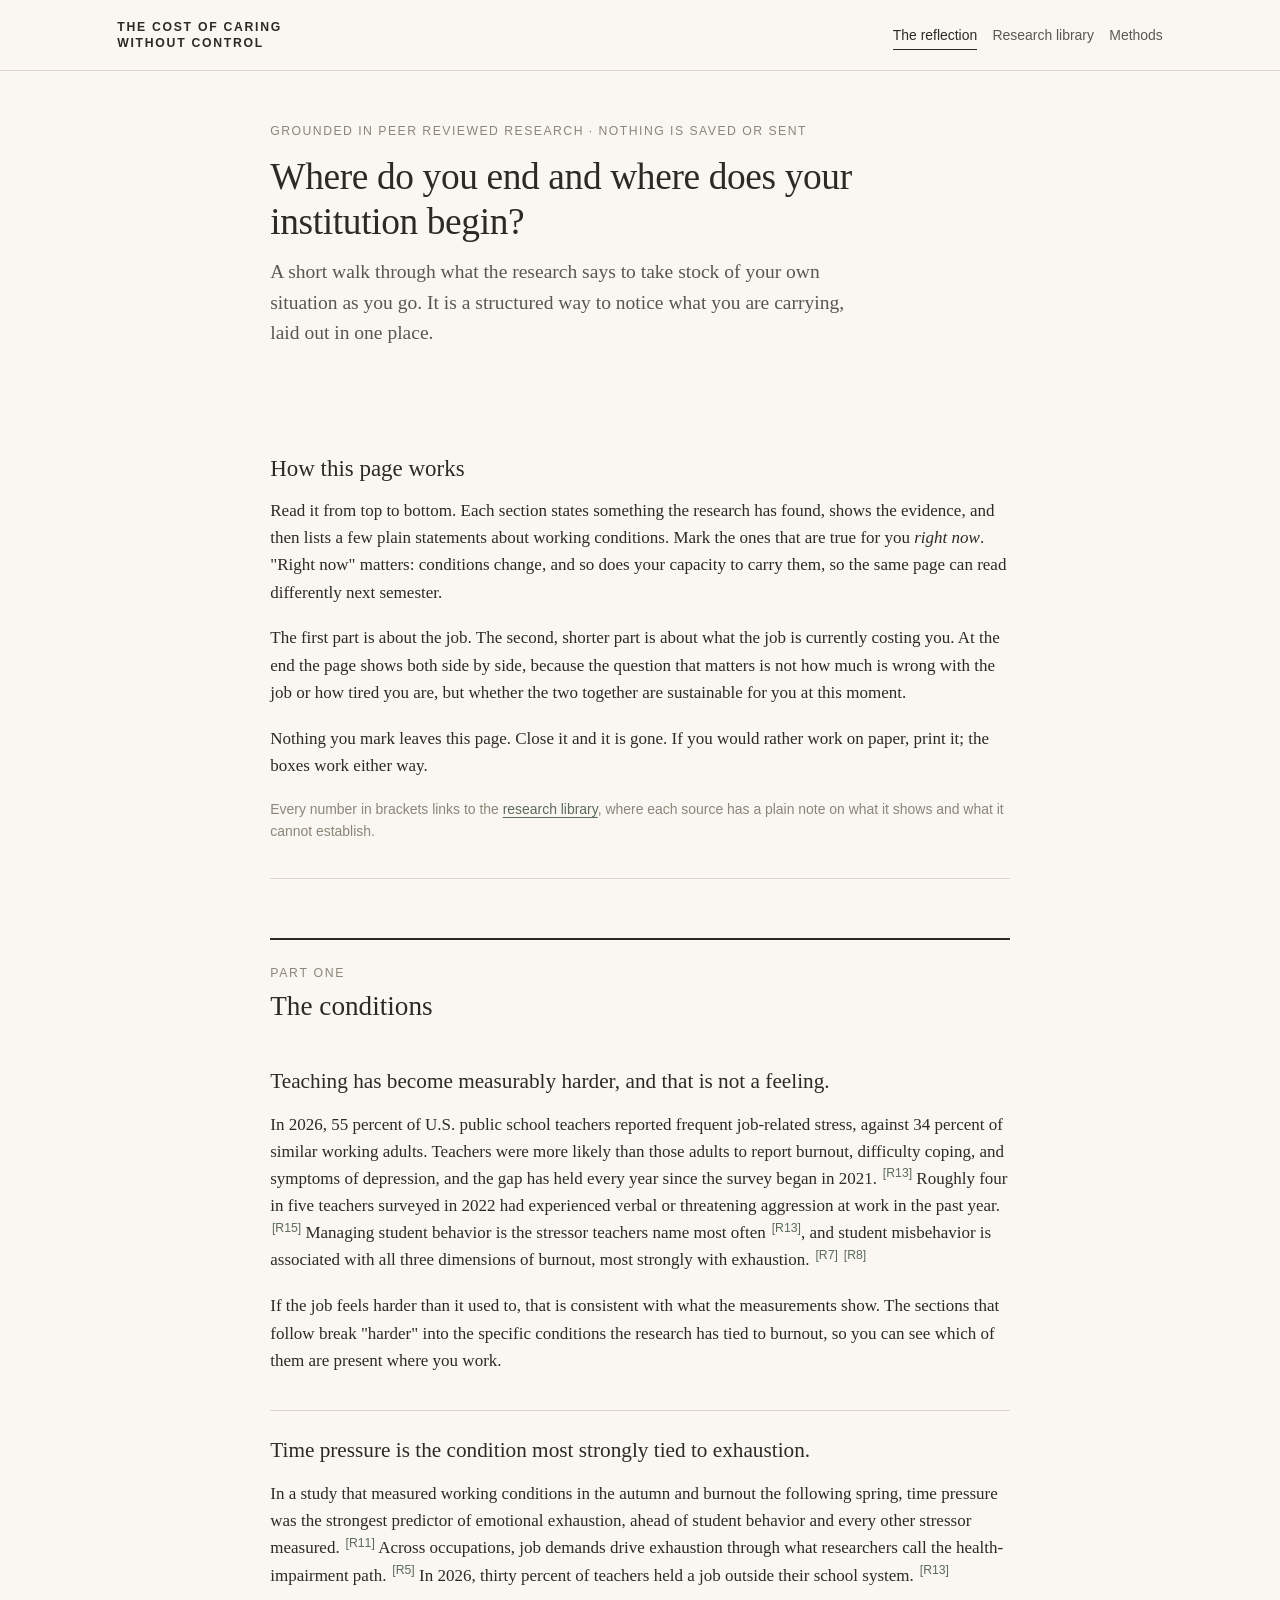
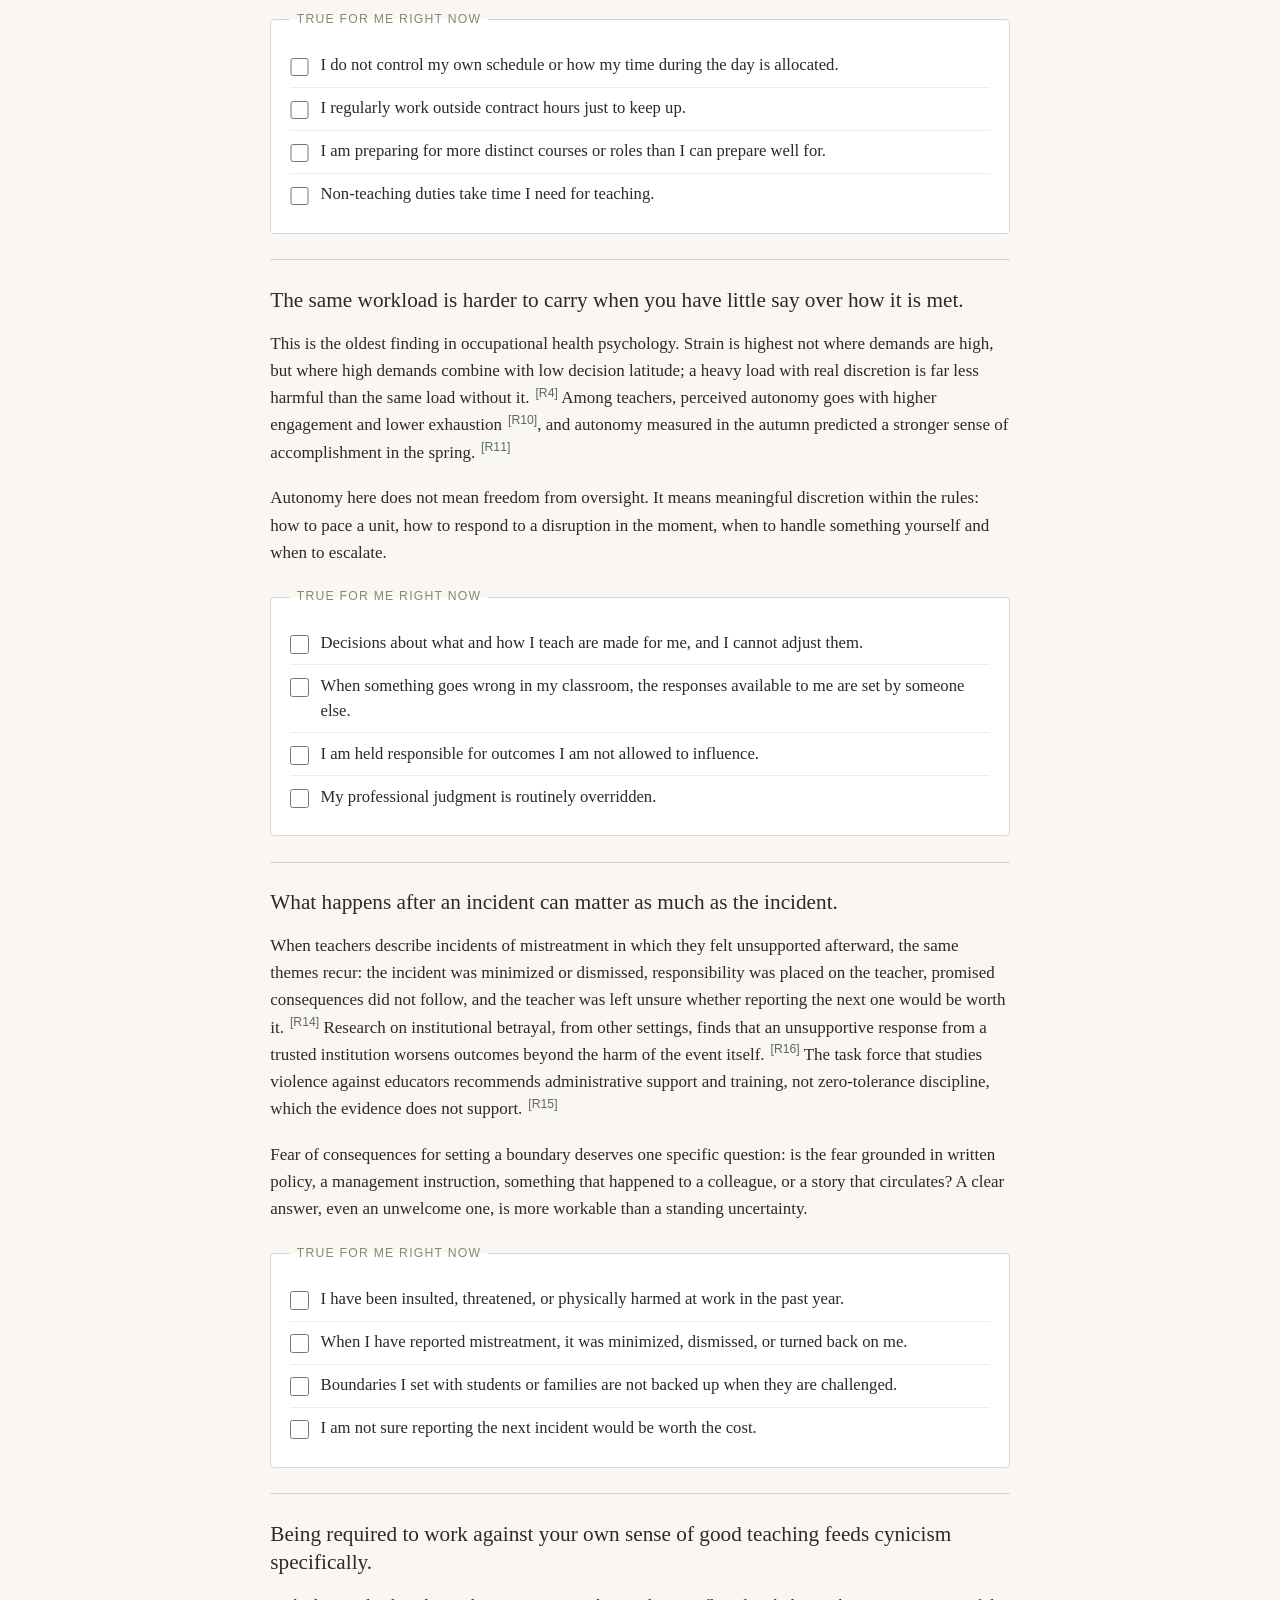
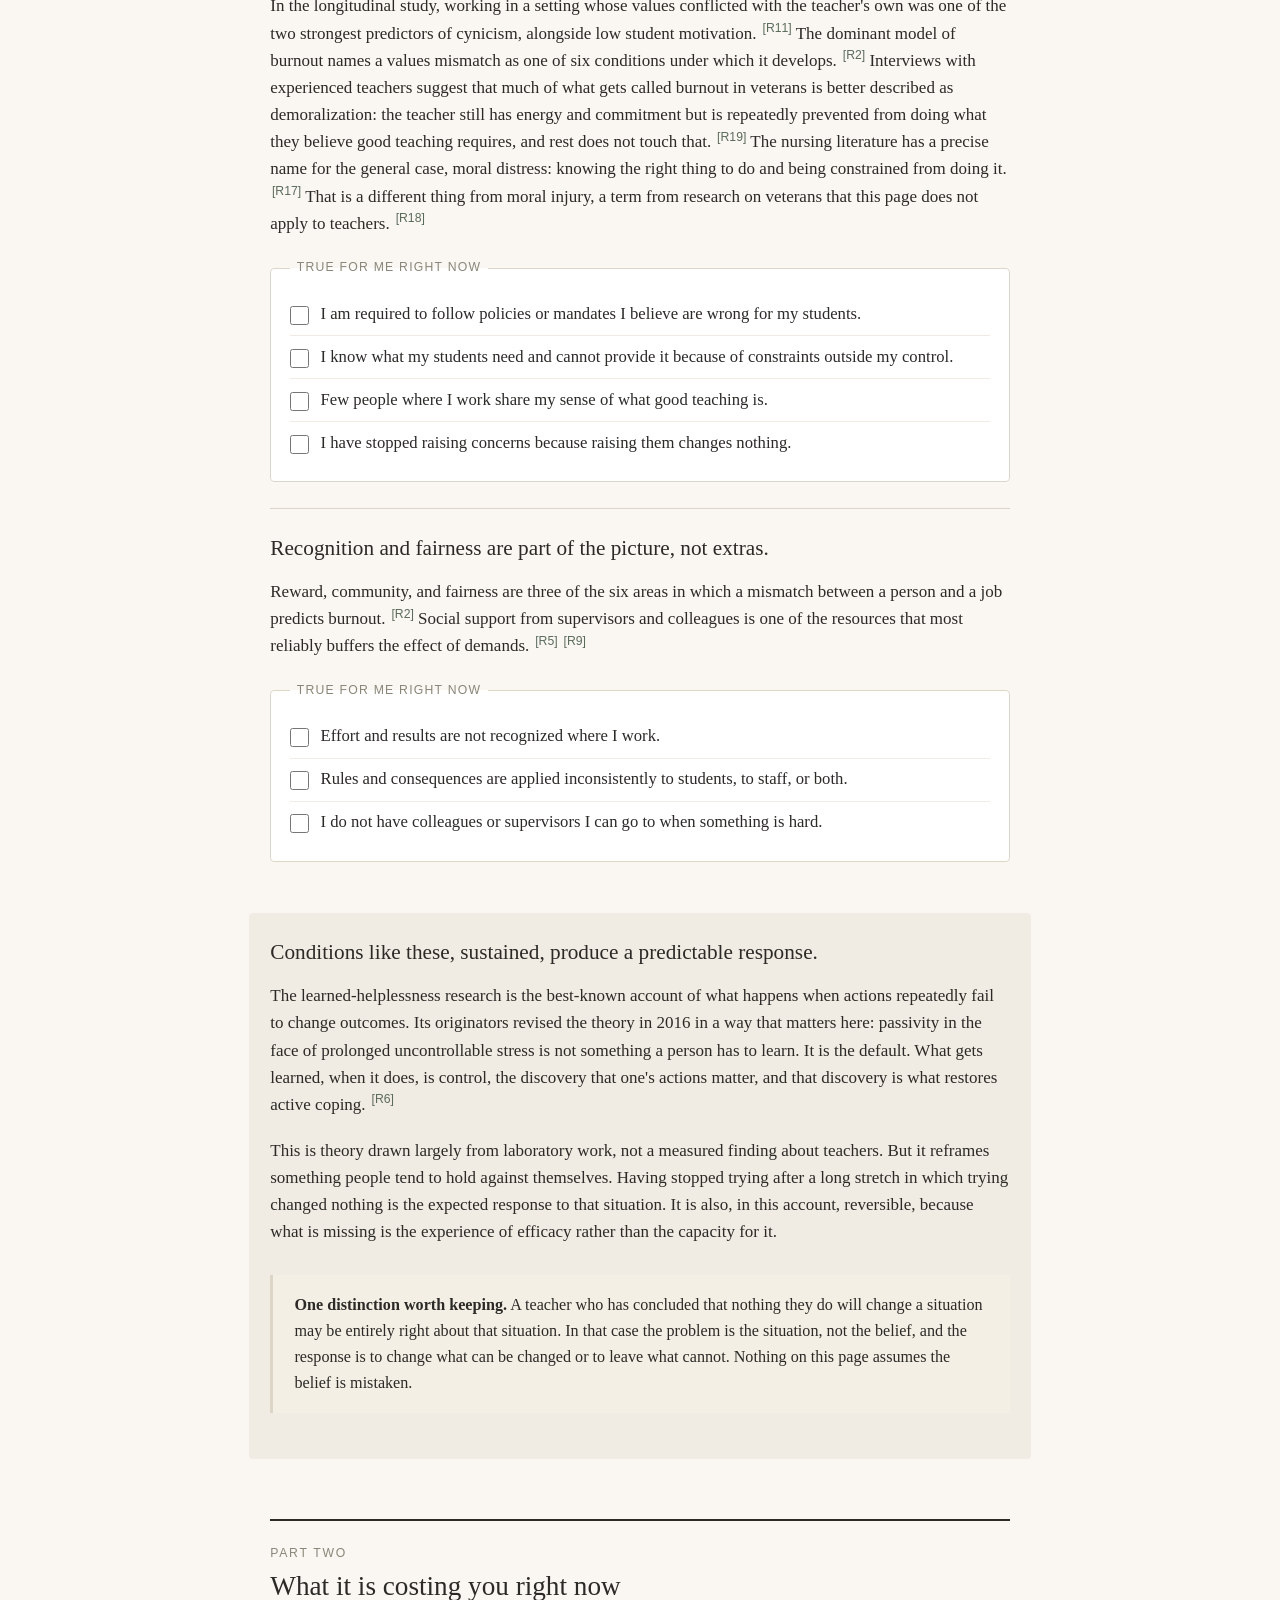
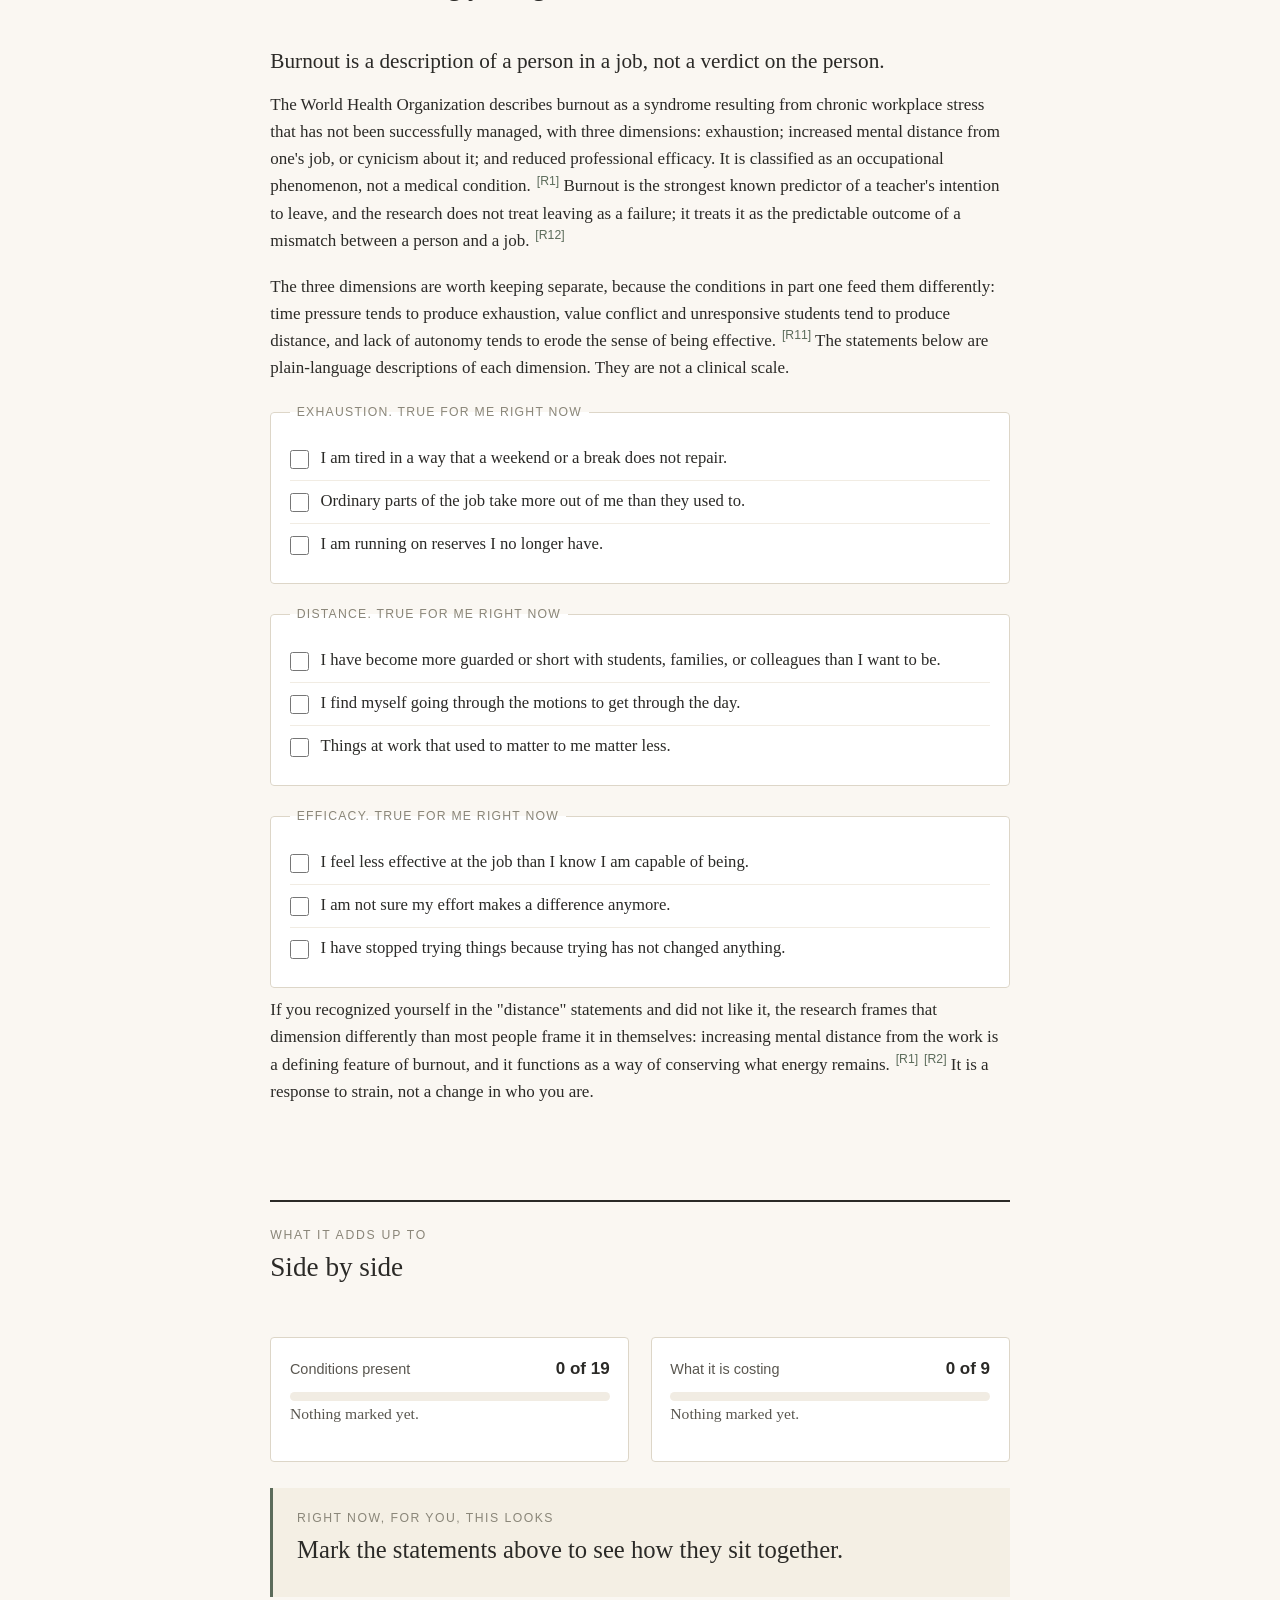
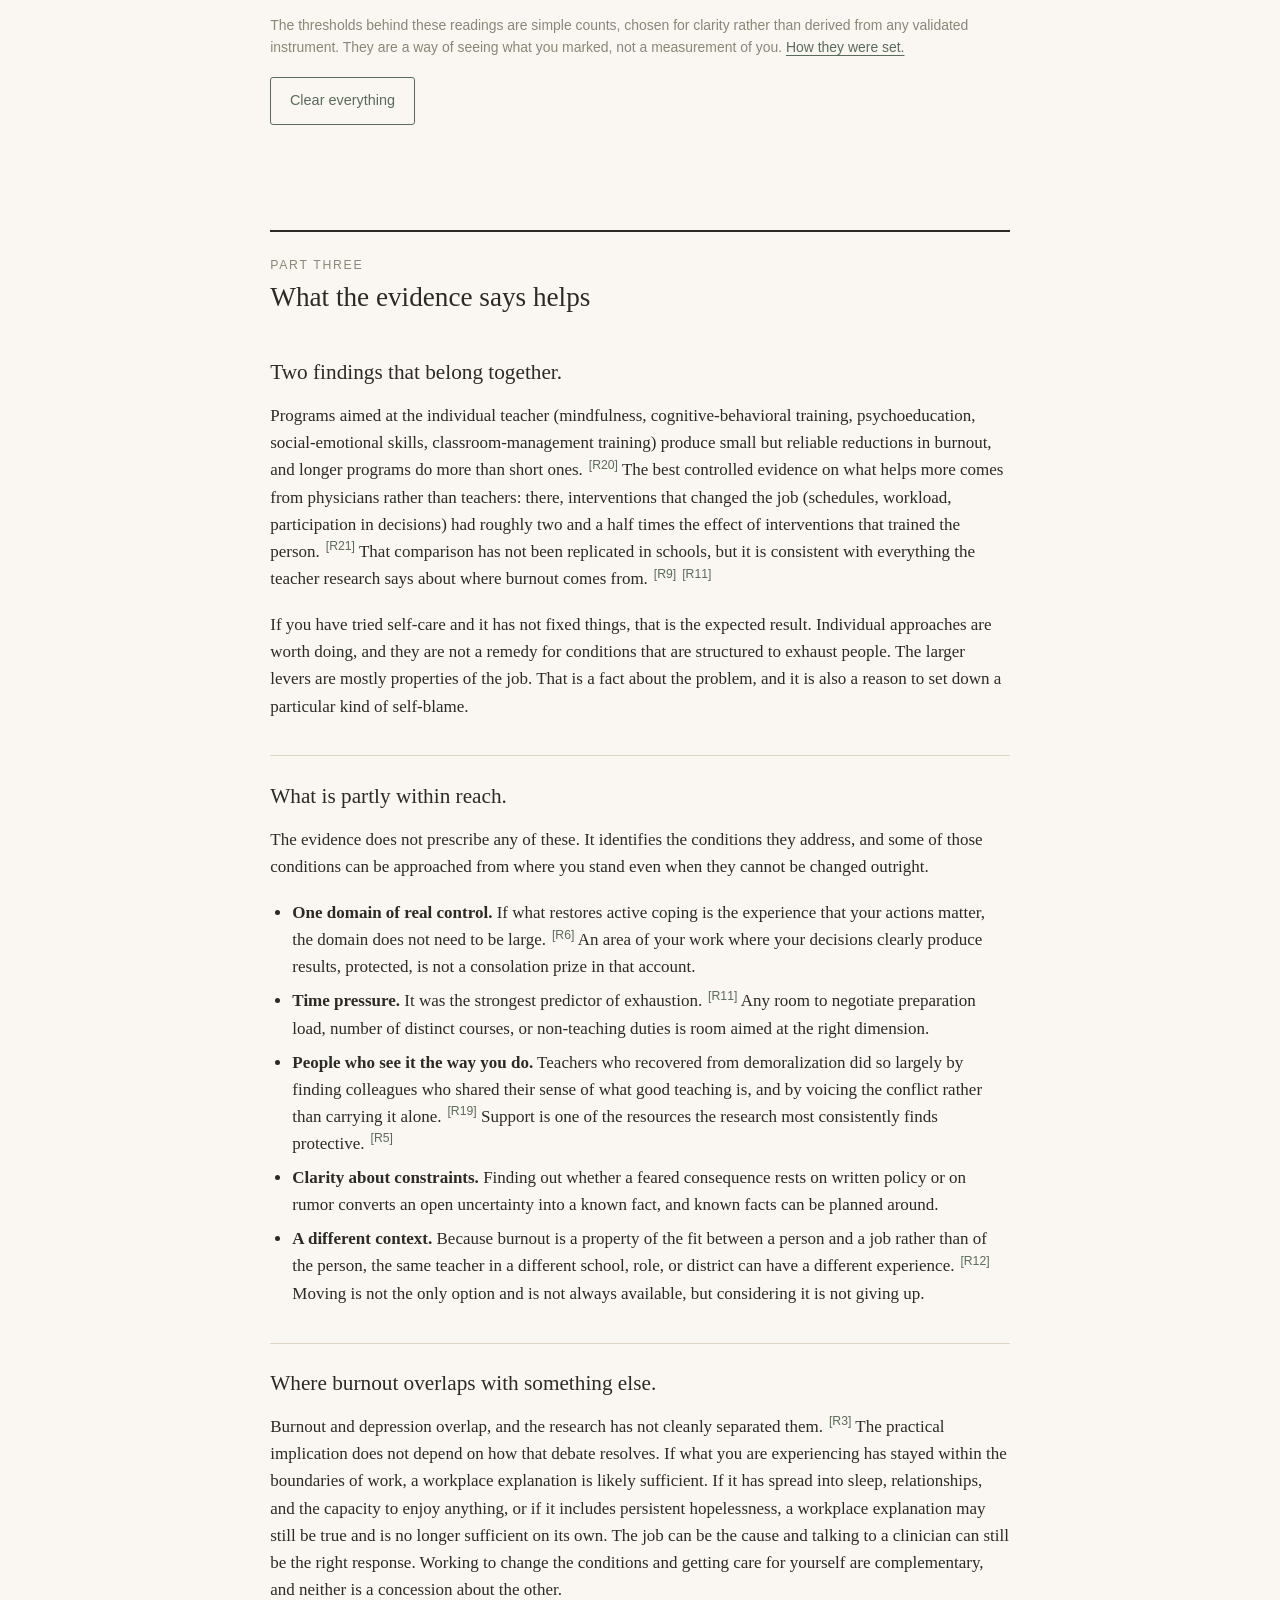
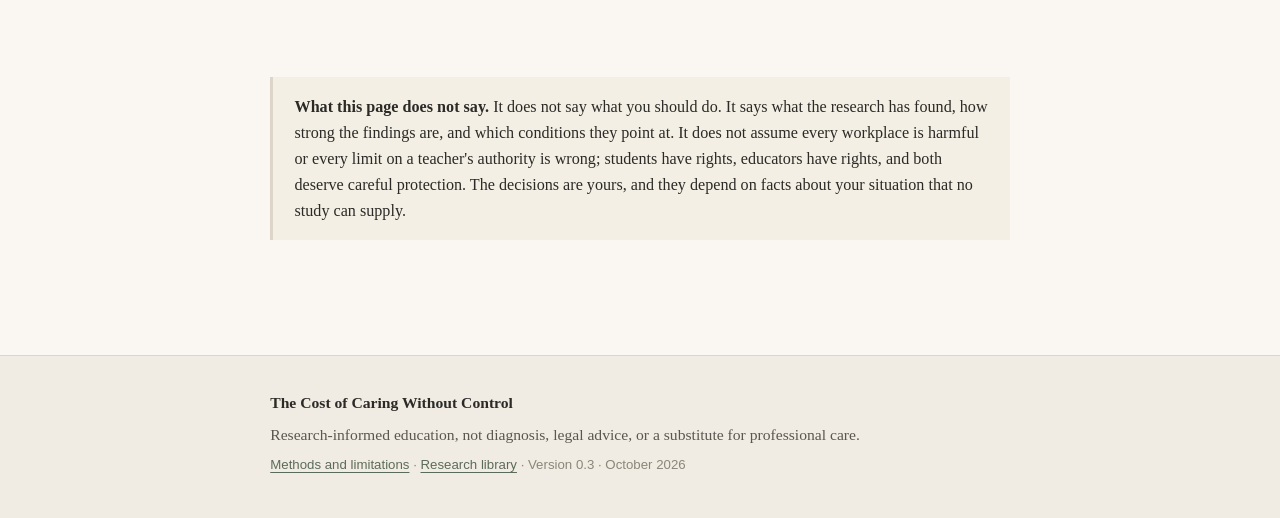
<file: index.html>
<!doctype html>
<html lang="en">
<head>
<meta charset="utf-8">
<meta name="viewport" content="width=device-width,initial-scale=1">
<meta name="description" content="A research-grounded reflection; exploring burnout and isolating environment from physiology.">
<title>The Cost of Caring Without Control</title>
<link rel="stylesheet" href="assets/styles.css">
</head>
<body>
<a class="skip" href="#content">Skip to content</a>
<header class="nav">
  <div class="nav-inner">
    <a class="brand" href="index.html">THE COST OF CARING<br>WITHOUT CONTROL</a>
    <nav aria-label="Main navigation" class="nav-links">
      <a href="index.html" aria-current="page">The reflection</a>
      <a href="research.html">Research library</a>
      <a href="methodology.html">Methods</a>
    </nav>
  </div>
</header>

<main id="content">
<div class="wrap">

<section class="hero">
  <p class="eyebrow">Grounded in peer reviewed research · Nothing is saved or sent</p>
  <h1>Where do you end and where does your institution begin?</h1>
  <p class="lead">A short walk through what the research says to take stock of your own situation as you go. It is a structured way to notice what you are carrying, laid out in one place.</p>
</section>

<article class="prose">

<section class="howto">
  <h2>How this page works</h2>
  <p>Read it from top to bottom. Each section states something the research has found, shows the evidence, and then lists a few plain statements about working conditions. Mark the ones that are true for you <em>right now</em>. "Right now" matters: conditions change, and so does your capacity to carry them, so the same page can read differently next semester.</p>
  <p>The first part is about the job. The second, shorter part is about what the job is currently costing you. At the end the page shows both side by side, because the question that matters is not how much is wrong with the job or how tired you are, but whether the two together are sustainable for you at this moment.</p>
  <p>Nothing you mark leaves this page. Close it and it is gone. If you would rather work on paper, print it; the boxes work either way.</p>
  <p class="small-note">Every number in brackets links to the <a href="research.html">research library</a>, where each source has a plain note on what it shows and what it cannot establish.</p>
</section>

<!-- =============================================================== -->
<h2 class="part" id="part-one"><span class="part-label">Part one</span>The conditions</h2>

<section class="step">
  <h3>Teaching has become measurably harder, and that is not a feeling.</h3>
  <p>In 2026, 55 percent of U.S. public school teachers reported frequent job-related stress, against 34 percent of similar working adults. Teachers were more likely than those adults to report burnout, difficulty coping, and symptoms of depression, and the gap has held every year since the survey began in 2021. <a class="cite" href="research.html#R13">[R13]</a> Roughly four in five teachers surveyed in 2022 had experienced verbal or threatening aggression at work in the past year. <a class="cite" href="research.html#R15">[R15]</a> Managing student behavior is the stressor teachers name most often <a class="cite" href="research.html#R13">[R13]</a>, and student misbehavior is associated with all three dimensions of burnout, most strongly with exhaustion. <a class="cite" href="research.html#R7">[R7]</a> <a class="cite" href="research.html#R8">[R8]</a></p>
  <p>If the job feels harder than it used to, that is consistent with what the measurements show. The sections that follow break "harder" into the specific conditions the research has tied to burnout, so you can see which of them are present where you work.</p>
</section>

<section class="step">
  <h3>Time pressure is the condition most strongly tied to exhaustion.</h3>
  <p>In a study that measured working conditions in the autumn and burnout the following spring, time pressure was the strongest predictor of emotional exhaustion, ahead of student behavior and every other stressor measured. <a class="cite" href="research.html#R11">[R11]</a> Across occupations, job demands drive exhaustion through what researchers call the health-impairment path. <a class="cite" href="research.html#R5">[R5]</a> In 2026, thirty percent of teachers held a job outside their school system. <a class="cite" href="research.html#R13">[R13]</a></p>
  <fieldset class="checks" data-group="cond">
    <legend>True for me right now</legend>
    <label><input type="checkbox"> I do not control my own schedule or how my time during the day is allocated.</label>
    <label><input type="checkbox"> I regularly work outside contract hours just to keep up.</label>
    <label><input type="checkbox"> I am preparing for more distinct courses or roles than I can prepare well for.</label>
    <label><input type="checkbox"> Non-teaching duties take time I need for teaching.</label>
  </fieldset>
</section>

<section class="step">
  <h3>The same workload is harder to carry when you have little say over how it is met.</h3>
  <p>This is the oldest finding in occupational health psychology. Strain is highest not where demands are high, but where high demands combine with low decision latitude; a heavy load with real discretion is far less harmful than the same load without it. <a class="cite" href="research.html#R4">[R4]</a> Among teachers, perceived autonomy goes with higher engagement and lower exhaustion <a class="cite" href="research.html#R10">[R10]</a>, and autonomy measured in the autumn predicted a stronger sense of accomplishment in the spring. <a class="cite" href="research.html#R11">[R11]</a></p>
  <p>Autonomy here does not mean freedom from oversight. It means meaningful discretion within the rules: how to pace a unit, how to respond to a disruption in the moment, when to handle something yourself and when to escalate.</p>
  <fieldset class="checks" data-group="cond">
    <legend>True for me right now</legend>
    <label><input type="checkbox"> Decisions about what and how I teach are made for me, and I cannot adjust them.</label>
    <label><input type="checkbox"> When something goes wrong in my classroom, the responses available to me are set by someone else.</label>
    <label><input type="checkbox"> I am held responsible for outcomes I am not allowed to influence.</label>
    <label><input type="checkbox"> My professional judgment is routinely overridden.</label>
  </fieldset>
</section>

<section class="step">
  <h3>What happens after an incident can matter as much as the incident.</h3>
  <p>When teachers describe incidents of mistreatment in which they felt unsupported afterward, the same themes recur: the incident was minimized or dismissed, responsibility was placed on the teacher, promised consequences did not follow, and the teacher was left unsure whether reporting the next one would be worth it. <a class="cite" href="research.html#R14">[R14]</a> Research on institutional betrayal, from other settings, finds that an unsupportive response from a trusted institution worsens outcomes beyond the harm of the event itself. <a class="cite" href="research.html#R16">[R16]</a> The task force that studies violence against educators recommends administrative support and training, not zero-tolerance discipline, which the evidence does not support. <a class="cite" href="research.html#R15">[R15]</a></p>
  <p>Fear of consequences for setting a boundary deserves one specific question: is the fear grounded in written policy, a management instruction, something that happened to a colleague, or a story that circulates? A clear answer, even an unwelcome one, is more workable than a standing uncertainty.</p>
  <fieldset class="checks" data-group="cond">
    <legend>True for me right now</legend>
    <label><input type="checkbox"> I have been insulted, threatened, or physically harmed at work in the past year.</label>
    <label><input type="checkbox"> When I have reported mistreatment, it was minimized, dismissed, or turned back on me.</label>
    <label><input type="checkbox"> Boundaries I set with students or families are not backed up when they are challenged.</label>
    <label><input type="checkbox"> I am not sure reporting the next incident would be worth the cost.</label>
  </fieldset>
</section>

<section class="step">
  <h3>Being required to work against your own sense of good teaching feeds cynicism specifically.</h3>
  <p>In the longitudinal study, working in a setting whose values conflicted with the teacher's own was one of the two strongest predictors of cynicism, alongside low student motivation. <a class="cite" href="research.html#R11">[R11]</a> The dominant model of burnout names a values mismatch as one of six conditions under which it develops. <a class="cite" href="research.html#R2">[R2]</a> Interviews with experienced teachers suggest that much of what gets called burnout in veterans is better described as demoralization: the teacher still has energy and commitment but is repeatedly prevented from doing what they believe good teaching requires, and rest does not touch that. <a class="cite" href="research.html#R19">[R19]</a> The nursing literature has a precise name for the general case, moral distress: knowing the right thing to do and being constrained from doing it. <a class="cite" href="research.html#R17">[R17]</a> That is a different thing from moral injury, a term from research on veterans that this page does not apply to teachers. <a class="cite" href="research.html#R18">[R18]</a></p>
  <fieldset class="checks" data-group="cond">
    <legend>True for me right now</legend>
    <label><input type="checkbox"> I am required to follow policies or mandates I believe are wrong for my students.</label>
    <label><input type="checkbox"> I know what my students need and cannot provide it because of constraints outside my control.</label>
    <label><input type="checkbox"> Few people where I work share my sense of what good teaching is.</label>
    <label><input type="checkbox"> I have stopped raising concerns because raising them changes nothing.</label>
  </fieldset>
</section>

<section class="step">
  <h3>Recognition and fairness are part of the picture, not extras.</h3>
  <p>Reward, community, and fairness are three of the six areas in which a mismatch between a person and a job predicts burnout. <a class="cite" href="research.html#R2">[R2]</a> Social support from supervisors and colleagues is one of the resources that most reliably buffers the effect of demands. <a class="cite" href="research.html#R5">[R5]</a> <a class="cite" href="research.html#R9">[R9]</a></p>
  <fieldset class="checks" data-group="cond">
    <legend>True for me right now</legend>
    <label><input type="checkbox"> Effort and results are not recognized where I work.</label>
    <label><input type="checkbox"> Rules and consequences are applied inconsistently to students, to staff, or both.</label>
    <label><input type="checkbox"> I do not have colleagues or supervisors I can go to when something is hard.</label>
  </fieldset>
</section>

<section class="step bridge">
  <h3>Conditions like these, sustained, produce a predictable response.</h3>
  <p>The learned-helplessness research is the best-known account of what happens when actions repeatedly fail to change outcomes. Its originators revised the theory in 2016 in a way that matters here: passivity in the face of prolonged uncontrollable stress is not something a person has to learn. It is the default. What gets learned, when it does, is control, the discovery that one's actions matter, and that discovery is what restores active coping. <a class="cite" href="research.html#R6">[R6]</a></p>
  <p>This is theory drawn largely from laboratory work, not a measured finding about teachers. But it reframes something people tend to hold against themselves. Having stopped trying after a long stretch in which trying changed nothing is the expected response to that situation. It is also, in this account, reversible, because what is missing is the experience of efficacy rather than the capacity for it.</p>
  <div class="note"><strong>One distinction worth keeping.</strong> A teacher who has concluded that nothing they do will change a situation may be entirely right about that situation. In that case the problem is the situation, not the belief, and the response is to change what can be changed or to leave what cannot. Nothing on this page assumes the belief is mistaken.</div>
</section>

<!-- =============================================================== -->
<h2 class="part" id="part-two"><span class="part-label">Part two</span>What it is costing you right now</h2>

<section class="step">
  <h3>Burnout is a description of a person in a job, not a verdict on the person.</h3>
  <p>The World Health Organization describes burnout as a syndrome resulting from chronic workplace stress that has not been successfully managed, with three dimensions: exhaustion; increased mental distance from one's job, or cynicism about it; and reduced professional efficacy. It is classified as an occupational phenomenon, not a medical condition. <a class="cite" href="research.html#R1">[R1]</a> Burnout is the strongest known predictor of a teacher's intention to leave, and the research does not treat leaving as a failure; it treats it as the predictable outcome of a mismatch between a person and a job. <a class="cite" href="research.html#R12">[R12]</a></p>
  <p>The three dimensions are worth keeping separate, because the conditions in part one feed them differently: time pressure tends to produce exhaustion, value conflict and unresponsive students tend to produce distance, and lack of autonomy tends to erode the sense of being effective. <a class="cite" href="research.html#R11">[R11]</a> The statements below are plain-language descriptions of each dimension. They are not a clinical scale.</p>

  <fieldset class="checks" data-group="cost">
    <legend>Exhaustion. True for me right now</legend>
    <label><input type="checkbox"> I am tired in a way that a weekend or a break does not repair.</label>
    <label><input type="checkbox"> Ordinary parts of the job take more out of me than they used to.</label>
    <label><input type="checkbox"> I am running on reserves I no longer have.</label>
  </fieldset>

  <fieldset class="checks" data-group="cost">
    <legend>Distance. True for me right now</legend>
    <label><input type="checkbox"> I have become more guarded or short with students, families, or colleagues than I want to be.</label>
    <label><input type="checkbox"> I find myself going through the motions to get through the day.</label>
    <label><input type="checkbox"> Things at work that used to matter to me matter less.</label>
  </fieldset>

  <fieldset class="checks" data-group="cost">
    <legend>Efficacy. True for me right now</legend>
    <label><input type="checkbox"> I feel less effective at the job than I know I am capable of being.</label>
    <label><input type="checkbox"> I am not sure my effort makes a difference anymore.</label>
    <label><input type="checkbox"> I have stopped trying things because trying has not changed anything.</label>
  </fieldset>

  <p>If you recognized yourself in the "distance" statements and did not like it, the research frames that dimension differently than most people frame it in themselves: increasing mental distance from the work is a defining feature of burnout, and it functions as a way of conserving what energy remains. <a class="cite" href="research.html#R1">[R1]</a> <a class="cite" href="research.html#R2">[R2]</a> It is a response to strain, not a change in who you are.</p>
</section>

<!-- =============================================================== -->
<h2 class="part" id="result"><span class="part-label">What it adds up to</span>Side by side</h2>

<section class="step result" aria-live="polite">
  <div class="meters">
    <div class="meter">
      <div class="meter-head"><span>Conditions present</span><strong><span id="cond-n">0</span> of <span id="cond-t">19</span></strong></div>
      <div class="bar"><div class="fill" id="cond-fill"></div></div>
      <p class="meter-note" id="cond-note">Nothing marked yet.</p>
    </div>
    <div class="meter">
      <div class="meter-head"><span>What it is costing</span><strong><span id="cost-n">0</span> of <span id="cost-t">9</span></strong></div>
      <div class="bar"><div class="fill" id="cost-fill"></div></div>
      <p class="meter-note" id="cost-note">Nothing marked yet.</p>
    </div>
  </div>

  <div class="reading">
    <p class="eyebrow">Right now, for you, this looks</p>
    <p class="verdict" id="verdict">Mark the statements above to see how they sit together.</p>
    <p id="reading-text"></p>
    <p id="cross-text" class="cross"></p>
  </div>

  <p class="small-note">The thresholds behind these readings are simple counts, chosen for clarity rather than derived from any validated instrument. They are a way of seeing what you marked, not a measurement of you. <a href="methodology.html#reflection">How they were set.</a></p>
  <p><button type="button" class="button secondary" id="clear">Clear everything</button></p>
</section>

<!-- =============================================================== -->
<h2 class="part" id="part-three"><span class="part-label">Part three</span>What the evidence says helps</h2>

<section class="step">
  <h3>Two findings that belong together.</h3>
  <p>Programs aimed at the individual teacher (mindfulness, cognitive-behavioral training, psychoeducation, social-emotional skills, classroom-management training) produce small but reliable reductions in burnout, and longer programs do more than short ones. <a class="cite" href="research.html#R20">[R20]</a> The best controlled evidence on what helps more comes from physicians rather than teachers: there, interventions that changed the job (schedules, workload, participation in decisions) had roughly two and a half times the effect of interventions that trained the person. <a class="cite" href="research.html#R21">[R21]</a> That comparison has not been replicated in schools, but it is consistent with everything the teacher research says about where burnout comes from. <a class="cite" href="research.html#R9">[R9]</a> <a class="cite" href="research.html#R11">[R11]</a></p>
  <p>If you have tried self-care and it has not fixed things, that is the expected result. Individual approaches are worth doing, and they are not a remedy for conditions that are structured to exhaust people. The larger levers are mostly properties of the job. That is a fact about the problem, and it is also a reason to set down a particular kind of self-blame.</p>
</section>

<section class="step">
  <h3>What is partly within reach.</h3>
  <p>The evidence does not prescribe any of these. It identifies the conditions they address, and some of those conditions can be approached from where you stand even when they cannot be changed outright.</p>
  <ul>
    <li><strong>One domain of real control.</strong> If what restores active coping is the experience that your actions matter, the domain does not need to be large. <a class="cite" href="research.html#R6">[R6]</a> An area of your work where your decisions clearly produce results, protected, is not a consolation prize in that account.</li>
    <li><strong>Time pressure.</strong> It was the strongest predictor of exhaustion. <a class="cite" href="research.html#R11">[R11]</a> Any room to negotiate preparation load, number of distinct courses, or non-teaching duties is room aimed at the right dimension.</li>
    <li><strong>People who see it the way you do.</strong> Teachers who recovered from demoralization did so largely by finding colleagues who shared their sense of what good teaching is, and by voicing the conflict rather than carrying it alone. <a class="cite" href="research.html#R19">[R19]</a> Support is one of the resources the research most consistently finds protective. <a class="cite" href="research.html#R5">[R5]</a></li>
    <li><strong>Clarity about constraints.</strong> Finding out whether a feared consequence rests on written policy or on rumor converts an open uncertainty into a known fact, and known facts can be planned around.</li>
    <li><strong>A different context.</strong> Because burnout is a property of the fit between a person and a job rather than of the person, the same teacher in a different school, role, or district can have a different experience. <a class="cite" href="research.html#R12">[R12]</a> Moving is not the only option and is not always available, but considering it is not giving up.</li>
  </ul>
</section>

<section class="step">
  <h3>Where burnout overlaps with something else.</h3>
  <p>Burnout and depression overlap, and the research has not cleanly separated them. <a class="cite" href="research.html#R3">[R3]</a> The practical implication does not depend on how that debate resolves. If what you are experiencing has stayed within the boundaries of work, a workplace explanation is likely sufficient. If it has spread into sleep, relationships, and the capacity to enjoy anything, or if it includes persistent hopelessness, a workplace explanation may still be true and is no longer sufficient on its own. The job can be the cause and talking to a clinician can still be the right response. Working to change the conditions and getting care for yourself are complementary, and neither is a concession about the other.</p>
</section>

<section class="step closing">
  <div class="note"><strong>What this page does not say.</strong> It does not say what you should do. It says what the research has found, how strong the findings are, and which conditions they point at. It does not assume every workplace is harmful or every limit on a teacher's authority is wrong; students have rights, educators have rights, and both deserve careful protection. The decisions are yours, and they depend on facts about your situation that no study can supply.</div>
</section>

</article>
</div>
</main>

<footer class="footer">
  <div class="wrap">
    <strong>The Cost of Caring Without Control</strong>
    <p>Research-informed education, not diagnosis, legal advice, or a substitute for professional care.</p>
    <p class="small"><a href="methodology.html">Methods and limitations</a> · <a href="research.html">Research library</a> · Version 0.3 · October 2026</p>
  </div>
</footer>

<script>
(function () {
  var boxes = document.querySelectorAll('.checks input[type=checkbox]');
  var condBoxes = document.querySelectorAll('.checks[data-group=cond] input');
  var costBoxes = document.querySelectorAll('.checks[data-group=cost] input');
  document.getElementById('cond-t').textContent = condBoxes.length;
  document.getElementById('cost-t').textContent = costBoxes.length;

  function count(list) { var n = 0; list.forEach(function (b) { if (b.checked) n++; }); return n; }
  function band(frac) { return frac < 0.34 ? 0 : frac < 0.67 ? 1 : 2; }

  var condNotes = [
    'Few of the conditions the research ties to burnout are present where you work right now.',
    'Several of the conditions the research ties to burnout are present. Look at which sections they cluster in; that is where the pressure is coming from.',
    'Most of the conditions the research ties to burnout are present. That is a description of the job as it stands, not of you.'
  ];
  var costNotes = [
    'What you marked suggests the job is not costing you much at the moment.',
    'The cost is showing in some of the three dimensions. The one with the most marks points at which condition is doing the most work.',
    'The cost is showing across the dimensions. This is the pattern the research describes when conditions like those in part one are sustained.'
  ];
  var verdicts = ['sustainable for now', 'under strain', 'not sustainable as it stands'];
  var readings = [
    'The conditions are manageable and the cost is low. It is still worth noticing which statements you did mark; they are the ones to keep an eye on.',
    'Something is being carried that is not fully covered by what the job gives back. Whether that holds depends on whether the conditions change or your reserves do. This is the moment where small changes in control, time, or support tend to matter most.',
    'The conditions the research links to burnout are present in number and the cost is showing. The page cannot say what to do about that. It can say that this is a description of the fit between you and this job right now, that the fit is what produces the cost, and that people in this position are not describing a personal failing.'
  ];
  var cross = {
    highLow: 'Note the gap: many conditions, little cost so far. People often carry a great deal for a while before it shows. That is worth knowing in advance rather than after.',
    lowHigh: 'Note the gap: the cost is high but few of the workplace conditions are marked. That can mean the hard part of your situation is outside what this page measures, or outside work. It is a good reason to talk with someone rather than to read on.'
  };

  function update() {
    var c = count(condBoxes), k = count(costBoxes);
    var cf = condBoxes.length ? c / condBoxes.length : 0;
    var kf = costBoxes.length ? k / costBoxes.length : 0;
    document.getElementById('cond-n').textContent = c;
    document.getElementById('cost-n').textContent = k;
    document.getElementById('cond-fill').style.width = Math.round(cf * 100) + '%';
    document.getElementById('cost-fill').style.width = Math.round(kf * 100) + '%';
    var any = c + k > 0;
    document.getElementById('cond-note').textContent = c ? condNotes[band(cf)] : 'Nothing marked yet.';
    document.getElementById('cost-note').textContent = k ? costNotes[band(kf)] : 'Nothing marked yet.';
    var v = document.getElementById('verdict'), r = document.getElementById('reading-text'), x = document.getElementById('cross-text');
    if (!any) { v.textContent = 'Mark the statements above to see how they sit together.'; r.textContent = ''; x.textContent = ''; v.className = 'verdict'; return; }
    var combined = band((cf + kf) / 2);
    v.textContent = verdicts[combined];
    v.className = 'verdict v' + combined;
    r.textContent = readings[combined];
    var cb = band(cf), kb = band(kf);
    x.textContent = (cb === 2 && kb === 0) ? cross.highLow : (cb === 0 && kb === 2) ? cross.lowHigh : '';
  }
  boxes.forEach(function (b) { b.addEventListener('change', update); });
  document.getElementById('clear').addEventListener('click', function () {
    boxes.forEach(function (b) { b.checked = false; }); update();
  });
  update();
})();
</script>
</body>
</html>
</file>
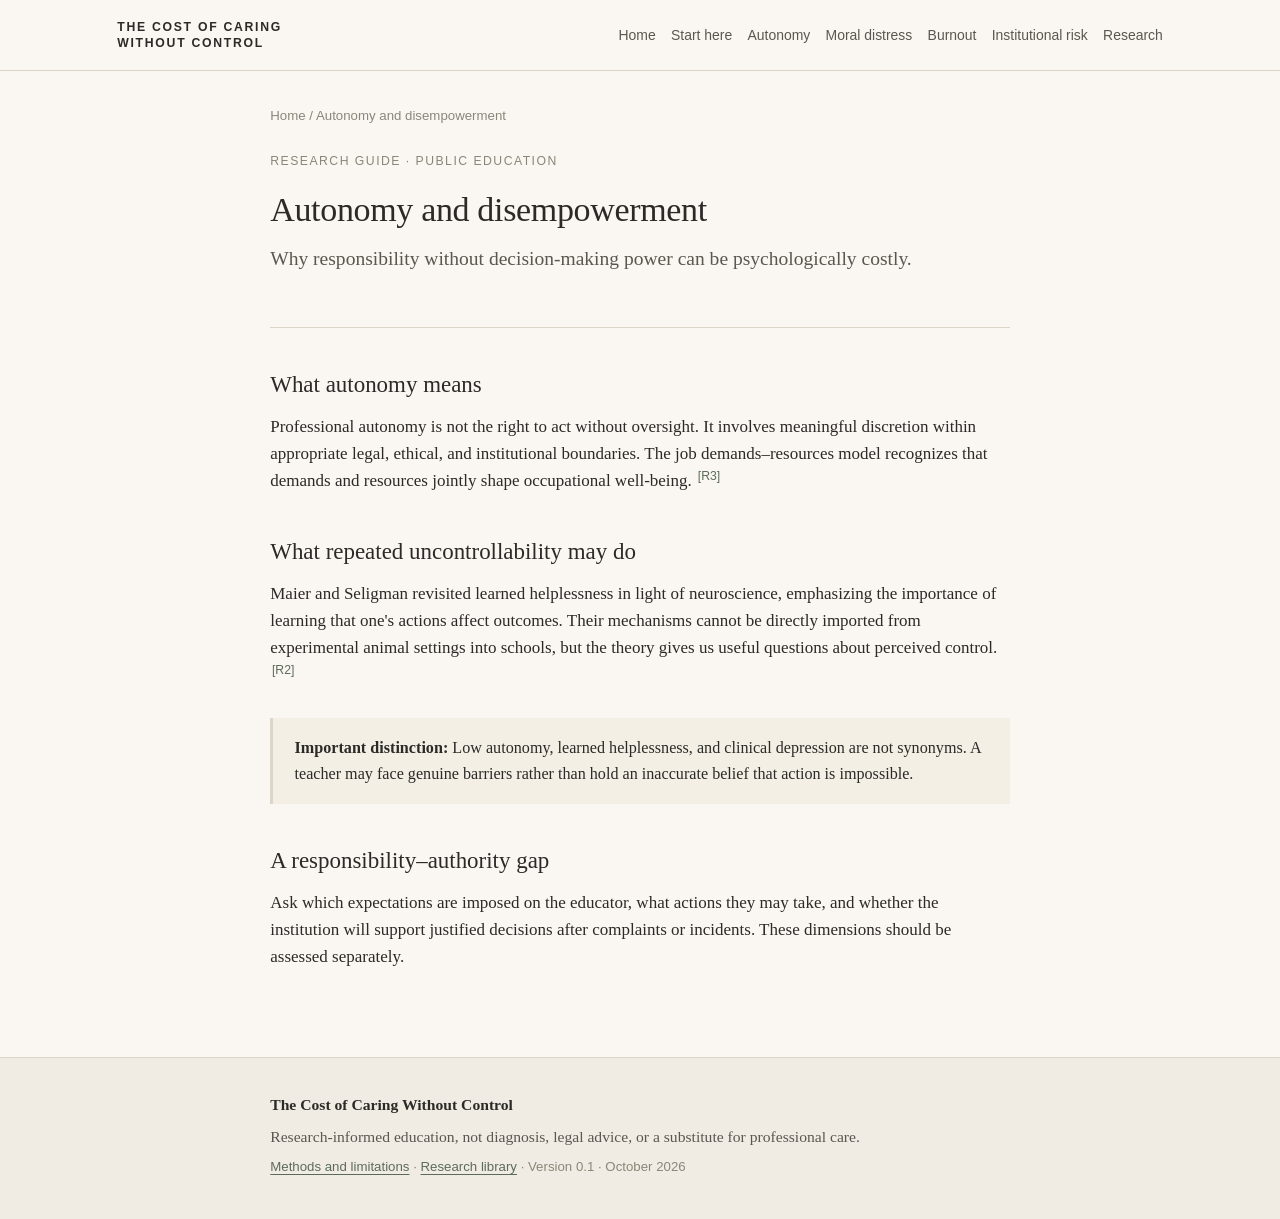
<file: autonomy.html>
<!doctype html><html lang="en"><head><meta charset="utf-8"><meta name="viewport" content="width=device-width,initial-scale=1"><meta name="description" content="Research-based explanations of educator autonomy, institutional risk, moral distress, and burnout."><title>Autonomy and disempowerment | The Cost of Caring Without Control</title><link rel="stylesheet" href="assets/styles.css"></head><body><a class="skip" href="#content">Skip to content</a><header class="nav"><div class="nav-inner"><a class="brand" href="index.html">THE COST OF CARING<br>WITHOUT CONTROL</a><nav aria-label="Main navigation" class="nav-links"><a href="index.html">Home</a><a href="start-here.html">Start here</a><a href="autonomy.html">Autonomy</a><a href="moral-distress.html">Moral distress</a><a href="burnout.html">Burnout</a><a href="institutional-risk.html">Institutional risk</a><a href="research.html">Research</a></nav></div></header><main id="content"><div class="wrap"><p class="crumb"><a href="index.html">Home</a> / Autonomy and disempowerment</p><header class="intro prose"><p class="eyebrow">Research guide · Public education</p><h1>Autonomy and disempowerment</h1><p class="lead">Why responsibility without decision-making power can be psychologically costly.</p></header><article class="prose"><h2>What autonomy means</h2><p>Professional autonomy is not the right to act without oversight. It involves meaningful discretion within appropriate legal, ethical, and institutional boundaries. The job demands–resources model recognizes that demands and resources jointly shape occupational well-being. <a class="cite" href="research.html#R3">[R3]</a></p><h2>What repeated uncontrollability may do</h2><p>Maier and Seligman revisited learned helplessness in light of neuroscience, emphasizing the importance of learning that one's actions affect outcomes. Their mechanisms cannot be directly imported from experimental animal settings into schools, but the theory gives us useful questions about perceived control. <a class="cite" href="research.html#R2">[R2]</a></p><div class="note"><strong>Important distinction:</strong> Low autonomy, learned helplessness, and clinical depression are not synonyms. A teacher may face genuine barriers rather than hold an inaccurate belief that action is impossible.</div><h2>A responsibility–authority gap</h2><p>Ask which expectations are imposed on the educator, what actions they may take, and whether the institution will support justified decisions after complaints or incidents. These dimensions should be assessed separately.</p></article></div></main><footer class="footer"><div class="wrap"><strong>The Cost of Caring Without Control</strong><p>Research-informed education, not diagnosis, legal advice, or a substitute for professional care.</p><p class="small"><a href="methodology.html">Methods and limitations</a> · <a href="research.html">Research library</a> · Version 0.1 · October 2026</p></div></footer></body></html>
</file>
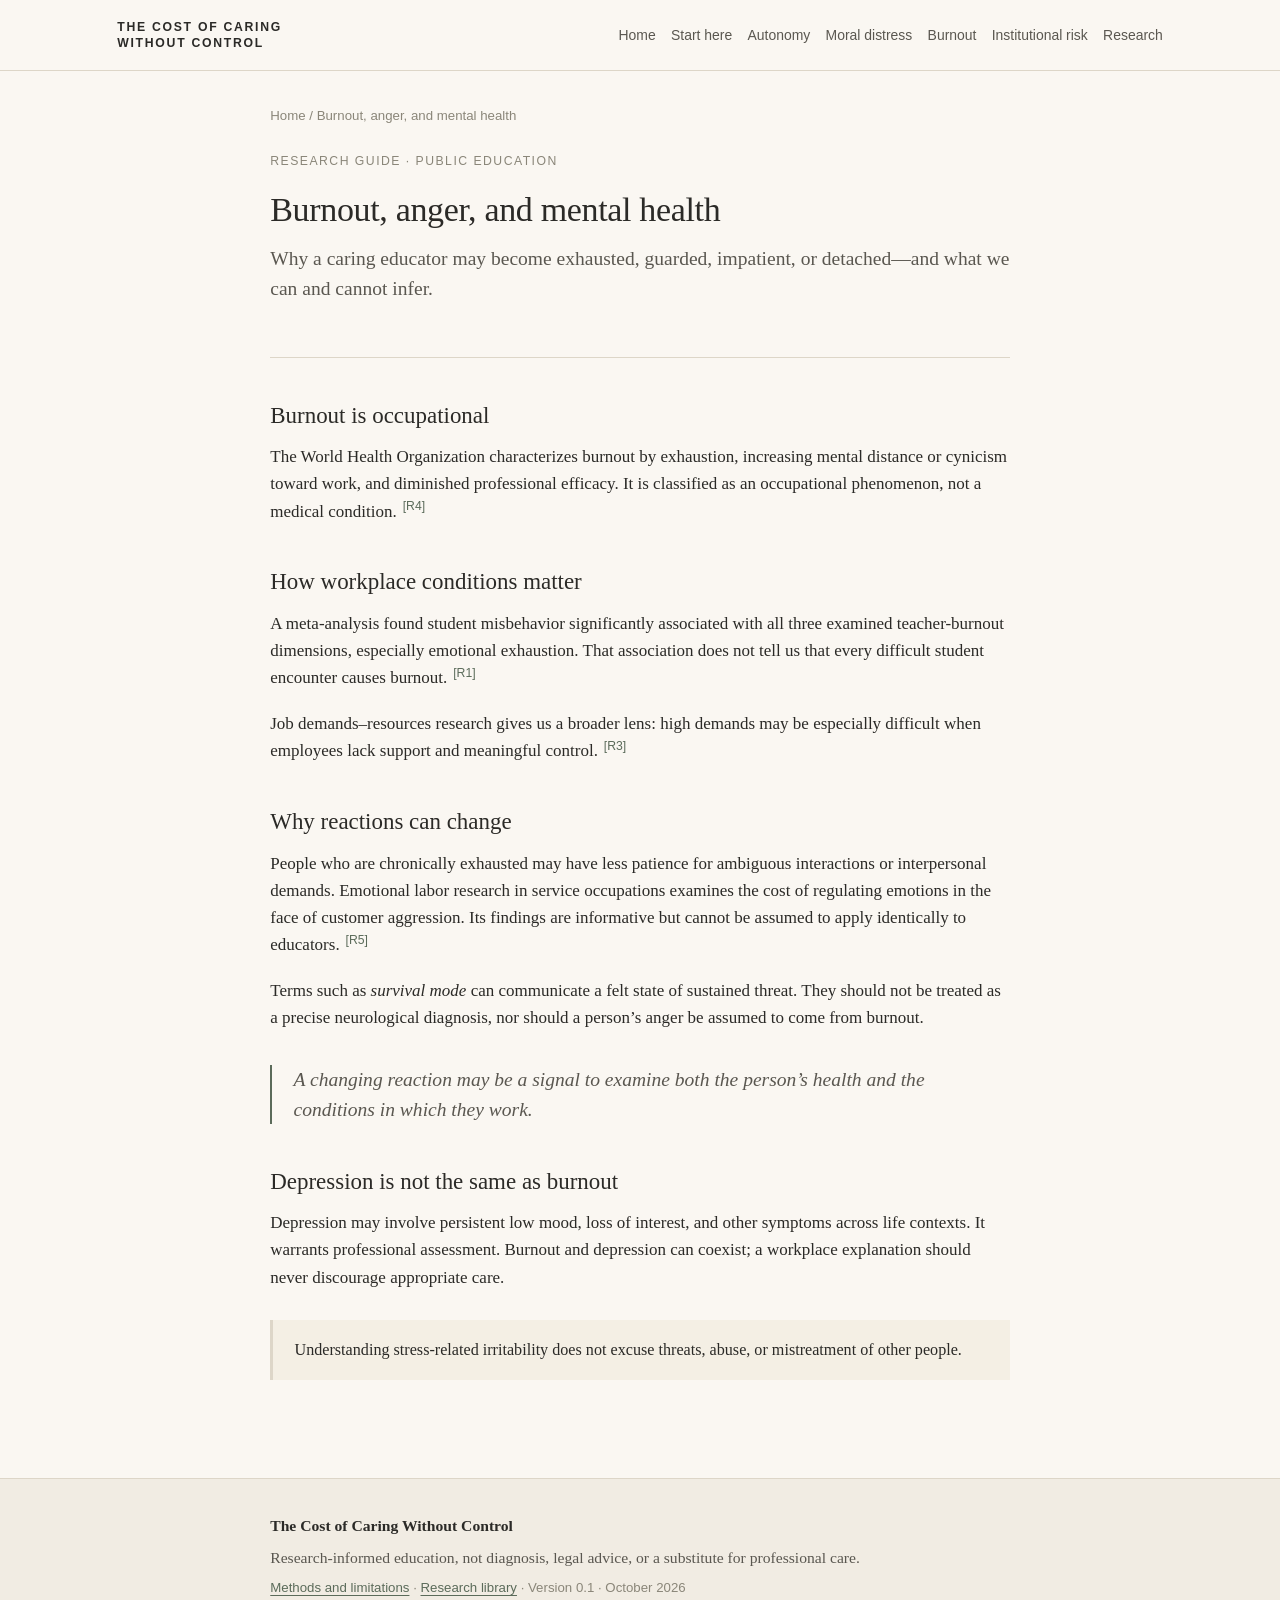
<file: burnout.html>
<!doctype html><html lang="en"><head><meta charset="utf-8"><meta name="viewport" content="width=device-width,initial-scale=1"><meta name="description" content="Research-based explanations of educator autonomy, institutional risk, moral distress, and burnout."><title>Burnout, anger, and mental health | The Cost of Caring Without Control</title><link rel="stylesheet" href="assets/styles.css"></head><body><a class="skip" href="#content">Skip to content</a><header class="nav"><div class="nav-inner"><a class="brand" href="index.html">THE COST OF CARING<br>WITHOUT CONTROL</a><nav aria-label="Main navigation" class="nav-links"><a href="index.html">Home</a><a href="start-here.html">Start here</a><a href="autonomy.html">Autonomy</a><a href="moral-distress.html">Moral distress</a><a href="burnout.html">Burnout</a><a href="institutional-risk.html">Institutional risk</a><a href="research.html">Research</a></nav></div></header><main id="content"><div class="wrap"><p class="crumb"><a href="index.html">Home</a> / Burnout, anger, and mental health</p><header class="intro prose"><p class="eyebrow">Research guide · Public education</p><h1>Burnout, anger, and mental health</h1><p class="lead">Why a caring educator may become exhausted, guarded, impatient, or detached—and what we can and cannot infer.</p></header><article class="prose"><h2>Burnout is occupational</h2><p>The World Health Organization characterizes burnout by exhaustion, increasing mental distance or cynicism toward work, and diminished professional efficacy. It is classified as an occupational phenomenon, not a medical condition. <a class="cite" href="research.html#R4">[R4]</a></p><h2>How workplace conditions matter</h2><p>A meta-analysis found student misbehavior significantly associated with all three examined teacher-burnout dimensions, especially emotional exhaustion. That association does not tell us that every difficult student encounter causes burnout. <a class="cite" href="research.html#R1">[R1]</a></p><p>Job demands–resources research gives us a broader lens: high demands may be especially difficult when employees lack support and meaningful control. <a class="cite" href="research.html#R3">[R3]</a></p><h2>Why reactions can change</h2><p>People who are chronically exhausted may have less patience for ambiguous interactions or interpersonal demands. Emotional labor research in service occupations examines the cost of regulating emotions in the face of customer aggression. Its findings are informative but cannot be assumed to apply identically to educators. <a class="cite" href="research.html#R5">[R5]</a></p><p>Terms such as <em>survival mode</em> can communicate a felt state of sustained threat. They should not be treated as a precise neurological diagnosis, nor should a person’s anger be assumed to come from burnout.</p><blockquote class="quote">A changing reaction may be a signal to examine both the person’s health and the conditions in which they work.</blockquote><h2>Depression is not the same as burnout</h2><p>Depression may involve persistent low mood, loss of interest, and other symptoms across life contexts. It warrants professional assessment. Burnout and depression can coexist; a workplace explanation should never discourage appropriate care.</p><div class="note">Understanding stress-related irritability does not excuse threats, abuse, or mistreatment of other people.</div></article></div></main><footer class="footer"><div class="wrap"><strong>The Cost of Caring Without Control</strong><p>Research-informed education, not diagnosis, legal advice, or a substitute for professional care.</p><p class="small"><a href="methodology.html">Methods and limitations</a> · <a href="research.html">Research library</a> · Version 0.1 · October 2026</p></div></footer></body></html>
</file>
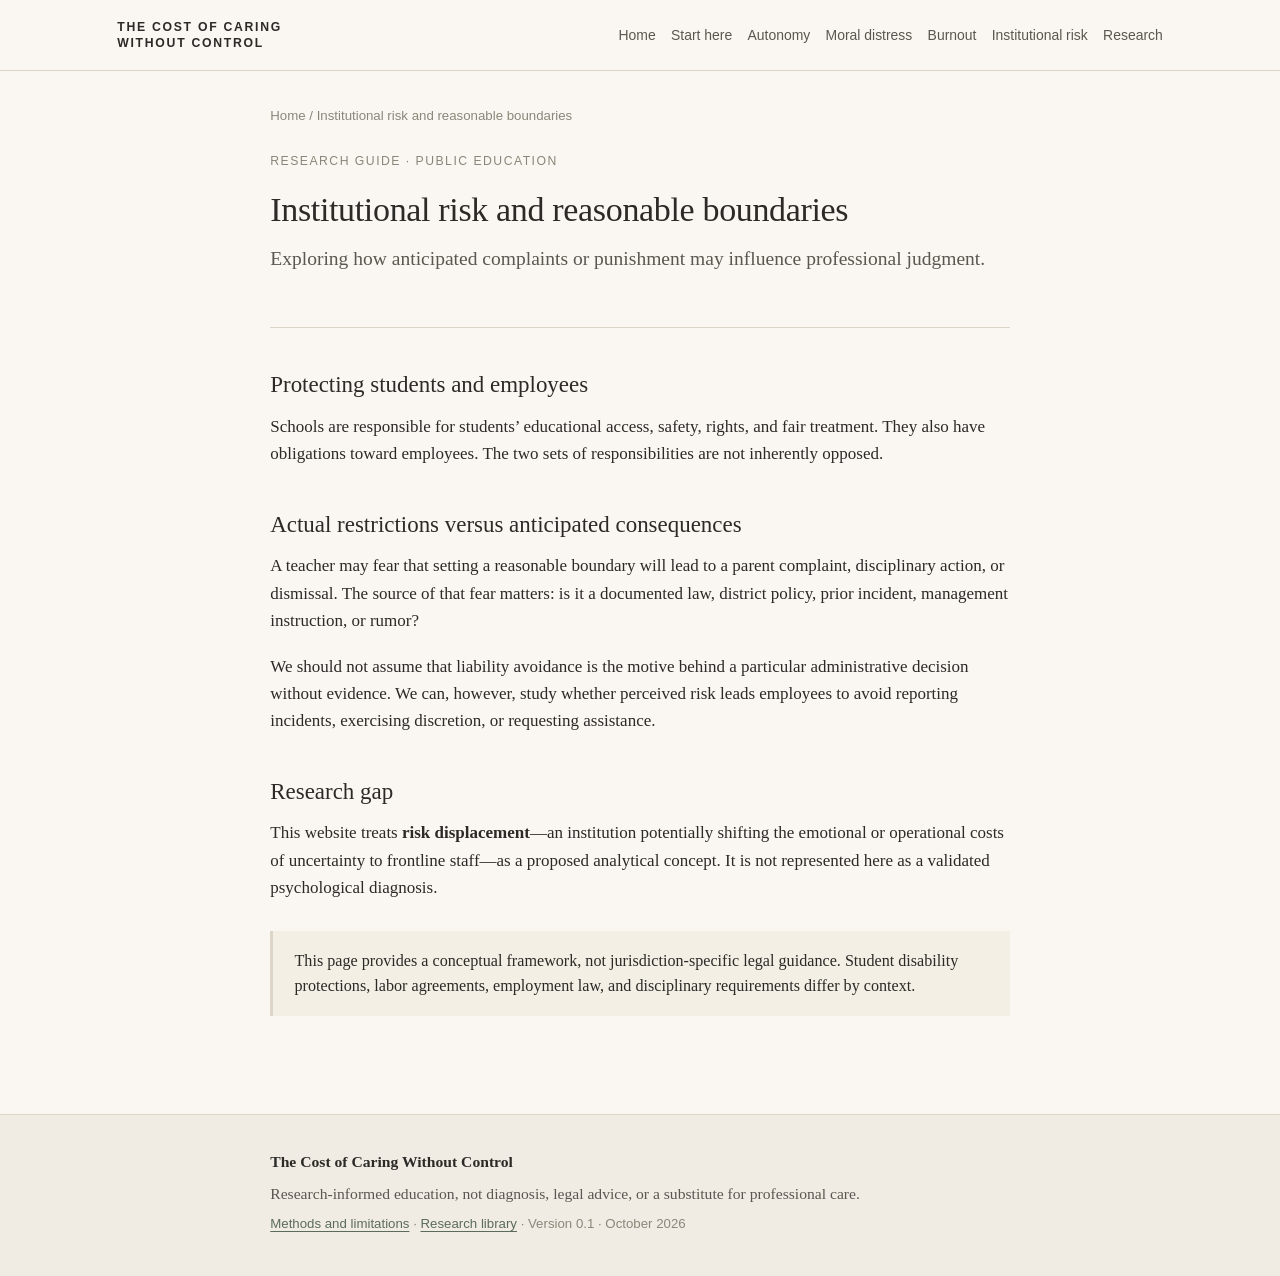
<file: institutional-risk.html>
<!doctype html><html lang="en"><head><meta charset="utf-8"><meta name="viewport" content="width=device-width,initial-scale=1"><meta name="description" content="Research-based explanations of educator autonomy, institutional risk, moral distress, and burnout."><title>Institutional risk and reasonable boundaries | The Cost of Caring Without Control</title><link rel="stylesheet" href="assets/styles.css"></head><body><a class="skip" href="#content">Skip to content</a><header class="nav"><div class="nav-inner"><a class="brand" href="index.html">THE COST OF CARING<br>WITHOUT CONTROL</a><nav aria-label="Main navigation" class="nav-links"><a href="index.html">Home</a><a href="start-here.html">Start here</a><a href="autonomy.html">Autonomy</a><a href="moral-distress.html">Moral distress</a><a href="burnout.html">Burnout</a><a href="institutional-risk.html">Institutional risk</a><a href="research.html">Research</a></nav></div></header><main id="content"><div class="wrap"><p class="crumb"><a href="index.html">Home</a> / Institutional risk and reasonable boundaries</p><header class="intro prose"><p class="eyebrow">Research guide · Public education</p><h1>Institutional risk and reasonable boundaries</h1><p class="lead">Exploring how anticipated complaints or punishment may influence professional judgment.</p></header><article class="prose"><h2>Protecting students and employees</h2><p>Schools are responsible for students’ educational access, safety, rights, and fair treatment. They also have obligations toward employees. The two sets of responsibilities are not inherently opposed.</p><h2>Actual restrictions versus anticipated consequences</h2><p>A teacher may fear that setting a reasonable boundary will lead to a parent complaint, disciplinary action, or dismissal. The source of that fear matters: is it a documented law, district policy, prior incident, management instruction, or rumor?</p><p>We should not assume that liability avoidance is the motive behind a particular administrative decision without evidence. We can, however, study whether perceived risk leads employees to avoid reporting incidents, exercising discretion, or requesting assistance.</p><h2>Research gap</h2><p>This website treats <strong>risk displacement</strong>—an institution potentially shifting the emotional or operational costs of uncertainty to frontline staff—as a proposed analytical concept. It is not represented here as a validated psychological diagnosis.</p><div class="note">This page provides a conceptual framework, not jurisdiction-specific legal guidance. Student disability protections, labor agreements, employment law, and disciplinary requirements differ by context.</div></article></div></main><footer class="footer"><div class="wrap"><strong>The Cost of Caring Without Control</strong><p>Research-informed education, not diagnosis, legal advice, or a substitute for professional care.</p><p class="small"><a href="methodology.html">Methods and limitations</a> · <a href="research.html">Research library</a> · Version 0.1 · October 2026</p></div></footer></body></html>
</file>
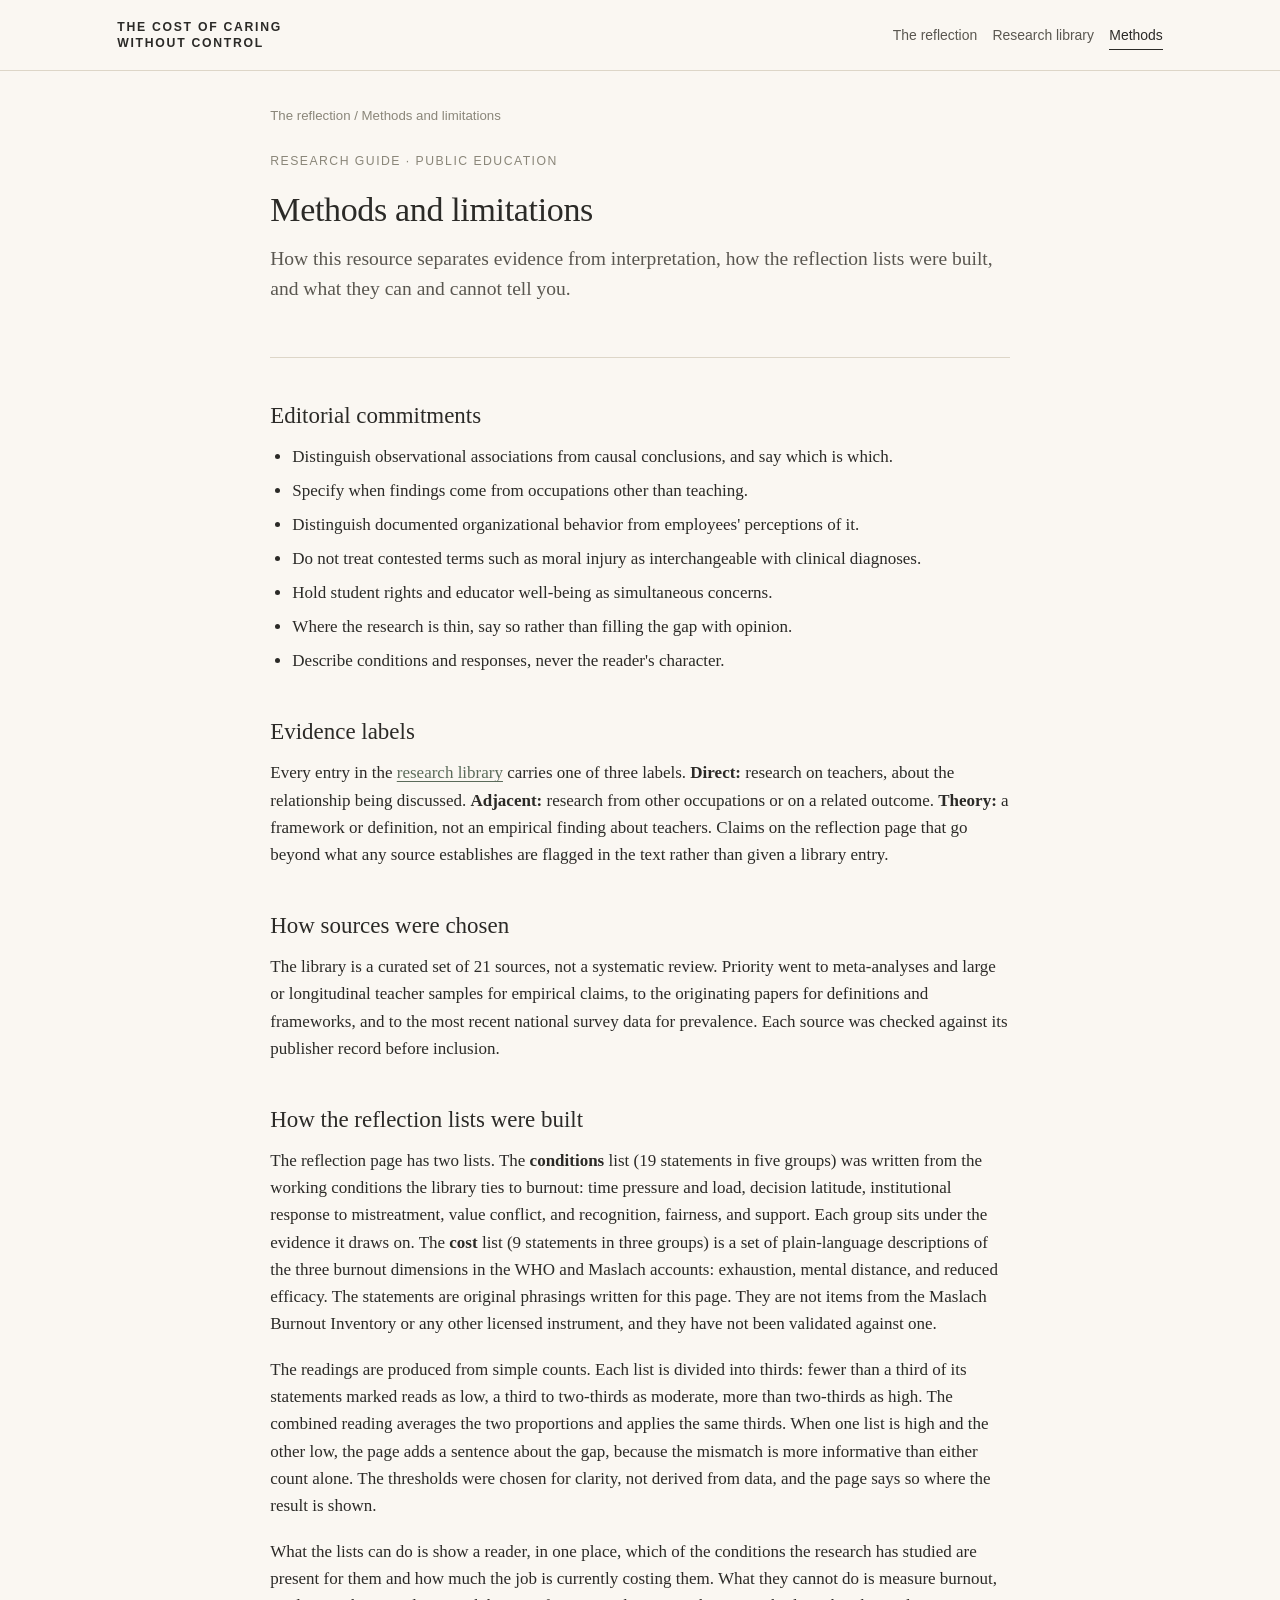
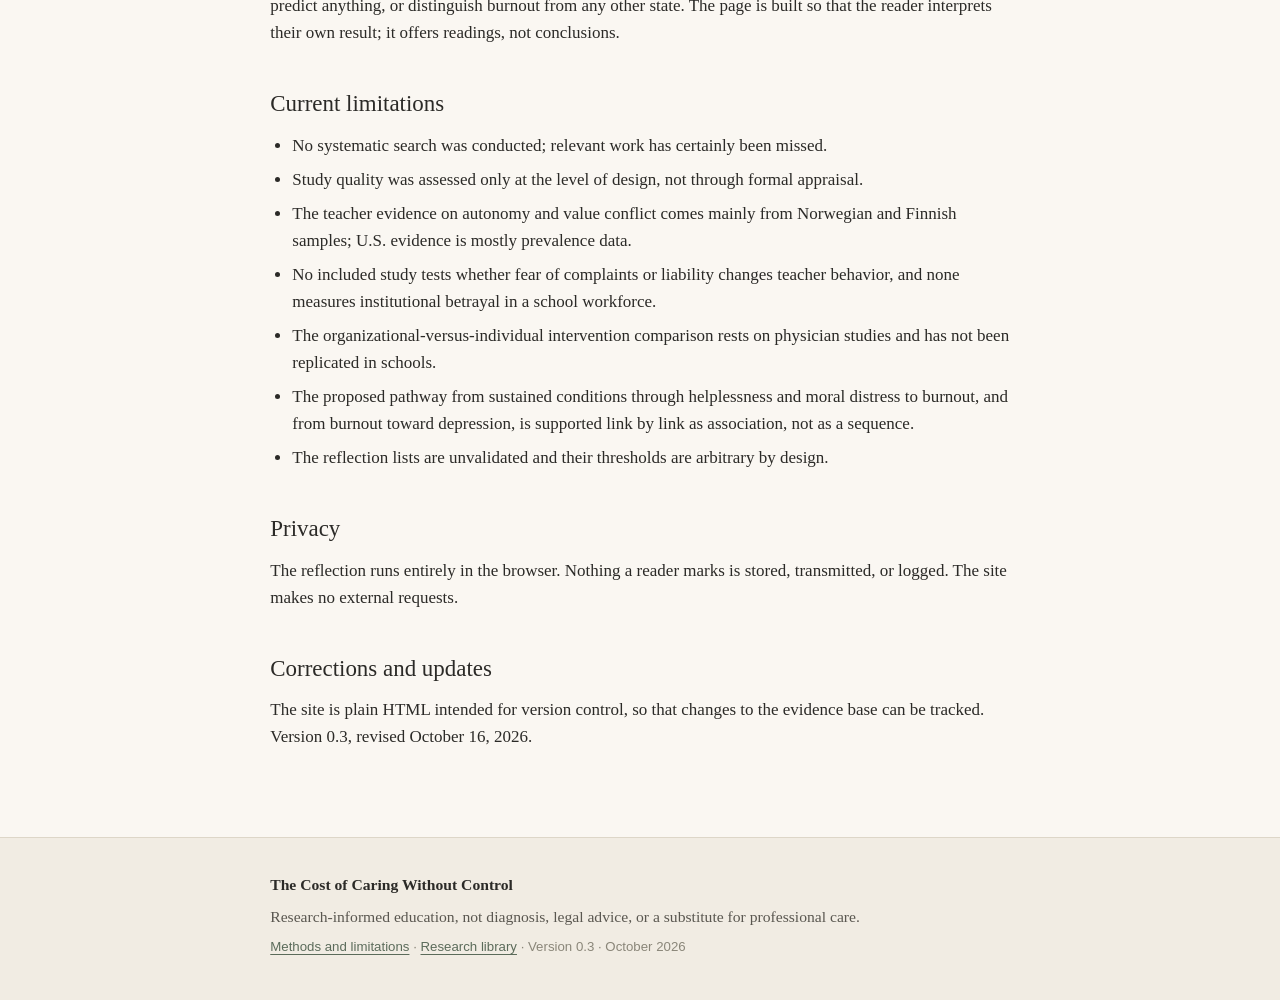
<file: methodology.html>
<!doctype html>
<html lang="en">
<head>
<meta charset="utf-8">
<meta name="viewport" content="width=device-width,initial-scale=1">
<meta name="description" content="How this resource separates evidence from interpretation, how the reflection lists were built, and what they can and cannot tell you.">
<title>Methods and limitations | The Cost of Caring Without Control</title>
<link rel="stylesheet" href="assets/styles.css">
</head>
<body>
<a class="skip" href="#content">Skip to content</a>
<header class="nav">
  <div class="nav-inner">
    <a class="brand" href="index.html">THE COST OF CARING<br>WITHOUT CONTROL</a>
    <nav aria-label="Main navigation" class="nav-links">
      <a href="index.html">The reflection</a>
      <a href="research.html">Research library</a>
      <a href="methodology.html" aria-current="page">Methods</a>
    </nav>
  </div>
</header>

<main id="content">
<div class="wrap">
<p class="crumb"><a href="index.html">The reflection</a> / Methods and limitations</p>
<header class="intro prose">
  <p class="eyebrow">Research guide · Public education</p>
  <h1>Methods and limitations</h1>
  <p class="lead">How this resource separates evidence from interpretation, how the reflection lists were built, and what they can and cannot tell you.</p>
</header>

<article class="prose">
<h2>Editorial commitments</h2>
<ul>
  <li>Distinguish observational associations from causal conclusions, and say which is which.</li>
  <li>Specify when findings come from occupations other than teaching.</li>
  <li>Distinguish documented organizational behavior from employees' perceptions of it.</li>
  <li>Do not treat contested terms such as moral injury as interchangeable with clinical diagnoses.</li>
  <li>Hold student rights and educator well-being as simultaneous concerns.</li>
  <li>Where the research is thin, say so rather than filling the gap with opinion.</li>
  <li>Describe conditions and responses, never the reader's character.</li>
</ul>

<h2>Evidence labels</h2>
<p>Every entry in the <a href="research.html">research library</a> carries one of three labels. <strong>Direct:</strong> research on teachers, about the relationship being discussed. <strong>Adjacent:</strong> research from other occupations or on a related outcome. <strong>Theory:</strong> a framework or definition, not an empirical finding about teachers. Claims on the reflection page that go beyond what any source establishes are flagged in the text rather than given a library entry.</p>

<h2>How sources were chosen</h2>
<p>The library is a curated set of 21 sources, not a systematic review. Priority went to meta-analyses and large or longitudinal teacher samples for empirical claims, to the originating papers for definitions and frameworks, and to the most recent national survey data for prevalence. Each source was checked against its publisher record before inclusion.</p>

<h2 id="reflection">How the reflection lists were built</h2>
<p>The reflection page has two lists. The <strong>conditions</strong> list (19 statements in five groups) was written from the working conditions the library ties to burnout: time pressure and load, decision latitude, institutional response to mistreatment, value conflict, and recognition, fairness, and support. Each group sits under the evidence it draws on. The <strong>cost</strong> list (9 statements in three groups) is a set of plain-language descriptions of the three burnout dimensions in the WHO and Maslach accounts: exhaustion, mental distance, and reduced efficacy. The statements are original phrasings written for this page. They are not items from the Maslach Burnout Inventory or any other licensed instrument, and they have not been validated against one.</p>

<p>The readings are produced from simple counts. Each list is divided into thirds: fewer than a third of its statements marked reads as low, a third to two-thirds as moderate, more than two-thirds as high. The combined reading averages the two proportions and applies the same thirds. When one list is high and the other low, the page adds a sentence about the gap, because the mismatch is more informative than either count alone. The thresholds were chosen for clarity, not derived from data, and the page says so where the result is shown.</p>

<p>What the lists can do is show a reader, in one place, which of the conditions the research has studied are present for them and how much the job is currently costing them. What they cannot do is measure burnout, predict anything, or distinguish burnout from any other state. The page is built so that the reader interprets their own result; it offers readings, not conclusions.</p>

<h2>Current limitations</h2>
<ul>
  <li>No systematic search was conducted; relevant work has certainly been missed.</li>
  <li>Study quality was assessed only at the level of design, not through formal appraisal.</li>
  <li>The teacher evidence on autonomy and value conflict comes mainly from Norwegian and Finnish samples; U.S. evidence is mostly prevalence data.</li>
  <li>No included study tests whether fear of complaints or liability changes teacher behavior, and none measures institutional betrayal in a school workforce.</li>
  <li>The organizational-versus-individual intervention comparison rests on physician studies and has not been replicated in schools.</li>
  <li>The proposed pathway from sustained conditions through helplessness and moral distress to burnout, and from burnout toward depression, is supported link by link as association, not as a sequence.</li>
  <li>The reflection lists are unvalidated and their thresholds are arbitrary by design.</li>
</ul>

<h2>Privacy</h2>
<p>The reflection runs entirely in the browser. Nothing a reader marks is stored, transmitted, or logged. The site makes no external requests.</p>

<h2>Corrections and updates</h2>
<p>The site is plain HTML intended for version control, so that changes to the evidence base can be tracked. Version 0.3, revised October 16, 2026.</p>
</article>
</div>
</main>

<footer class="footer">
  <div class="wrap">
    <strong>The Cost of Caring Without Control</strong>
    <p>Research-informed education, not diagnosis, legal advice, or a substitute for professional care.</p>
    <p class="small"><a href="methodology.html">Methods and limitations</a> · <a href="research.html">Research library</a> · Version 0.3 · October 2026</p>
  </div>
</footer>
</body>
</html>
</file>
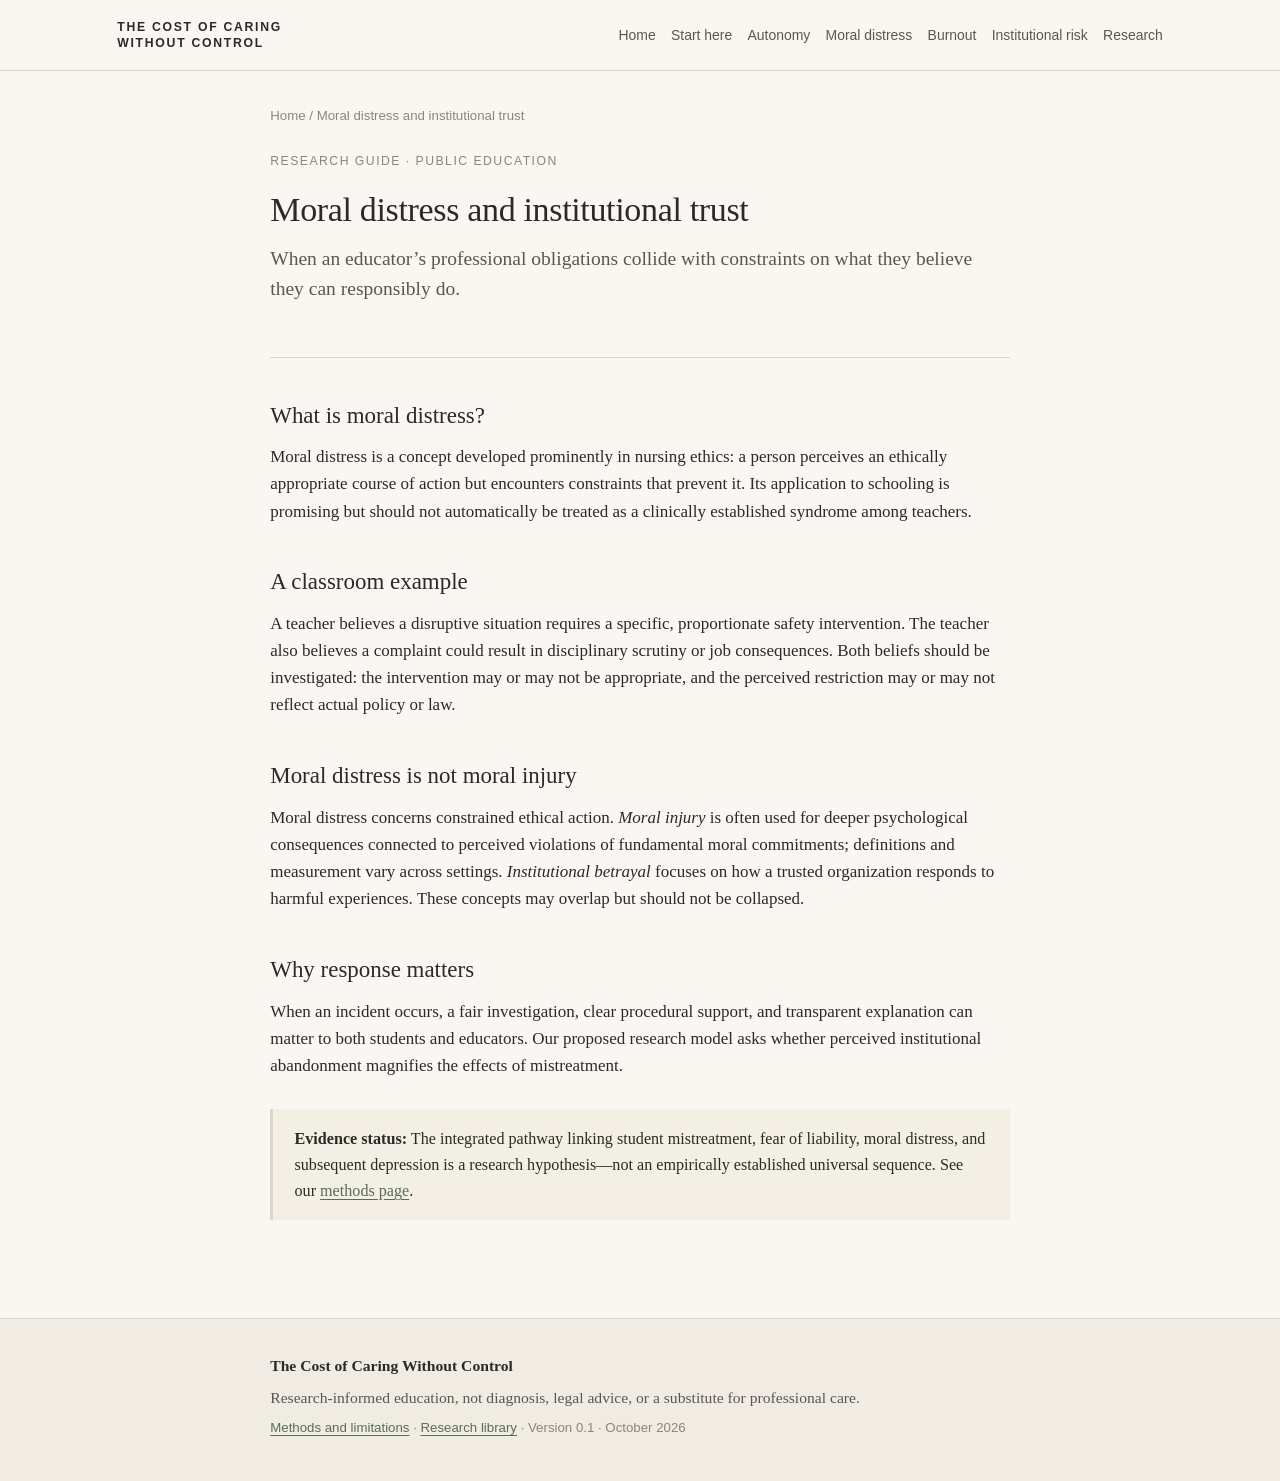
<file: moral-distress.html>
<!doctype html><html lang="en"><head><meta charset="utf-8"><meta name="viewport" content="width=device-width,initial-scale=1"><meta name="description" content="Research-based explanations of educator autonomy, institutional risk, moral distress, and burnout."><title>Moral distress and institutional trust | The Cost of Caring Without Control</title><link rel="stylesheet" href="assets/styles.css"></head><body><a class="skip" href="#content">Skip to content</a><header class="nav"><div class="nav-inner"><a class="brand" href="index.html">THE COST OF CARING<br>WITHOUT CONTROL</a><nav aria-label="Main navigation" class="nav-links"><a href="index.html">Home</a><a href="start-here.html">Start here</a><a href="autonomy.html">Autonomy</a><a href="moral-distress.html">Moral distress</a><a href="burnout.html">Burnout</a><a href="institutional-risk.html">Institutional risk</a><a href="research.html">Research</a></nav></div></header><main id="content"><div class="wrap"><p class="crumb"><a href="index.html">Home</a> / Moral distress and institutional trust</p><header class="intro prose"><p class="eyebrow">Research guide · Public education</p><h1>Moral distress and institutional trust</h1><p class="lead">When an educator’s professional obligations collide with constraints on what they believe they can responsibly do.</p></header><article class="prose"><h2>What is moral distress?</h2><p>Moral distress is a concept developed prominently in nursing ethics: a person perceives an ethically appropriate course of action but encounters constraints that prevent it. Its application to schooling is promising but should not automatically be treated as a clinically established syndrome among teachers.</p><h2>A classroom example</h2><p>A teacher believes a disruptive situation requires a specific, proportionate safety intervention. The teacher also believes a complaint could result in disciplinary scrutiny or job consequences. Both beliefs should be investigated: the intervention may or may not be appropriate, and the perceived restriction may or may not reflect actual policy or law.</p><h2>Moral distress is not moral injury</h2><p>Moral distress concerns constrained ethical action. <em>Moral injury</em> is often used for deeper psychological consequences connected to perceived violations of fundamental moral commitments; definitions and measurement vary across settings. <em>Institutional betrayal</em> focuses on how a trusted organization responds to harmful experiences. These concepts may overlap but should not be collapsed.</p><h2>Why response matters</h2><p>When an incident occurs, a fair investigation, clear procedural support, and transparent explanation can matter to both students and educators. Our proposed research model asks whether perceived institutional abandonment magnifies the effects of mistreatment.</p><div class="note"><strong>Evidence status:</strong> The integrated pathway linking student mistreatment, fear of liability, moral distress, and subsequent depression is a research hypothesis—not an empirically established universal sequence. See our <a href="methodology.html">methods page</a>.</div></article></div></main><footer class="footer"><div class="wrap"><strong>The Cost of Caring Without Control</strong><p>Research-informed education, not diagnosis, legal advice, or a substitute for professional care.</p><p class="small"><a href="methodology.html">Methods and limitations</a> · <a href="research.html">Research library</a> · Version 0.1 · October 2026</p></div></footer></body></html>
</file>
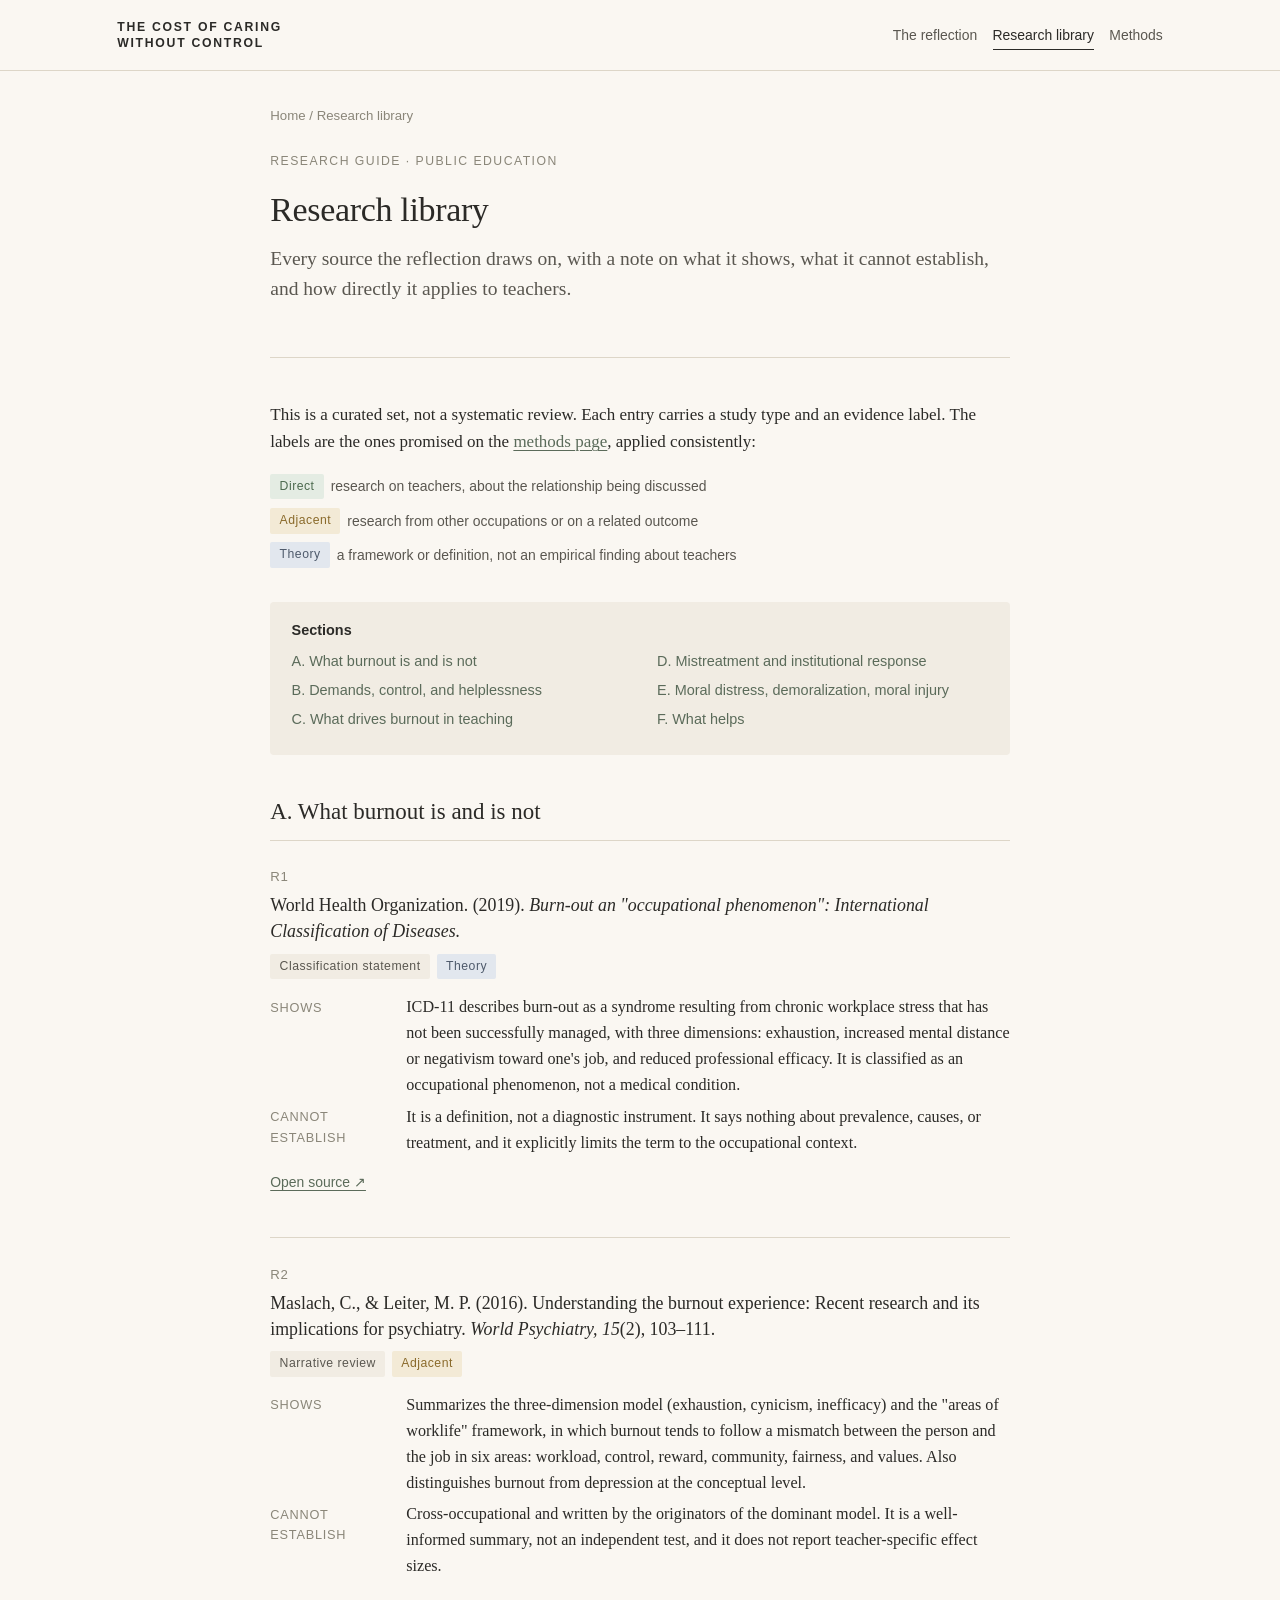
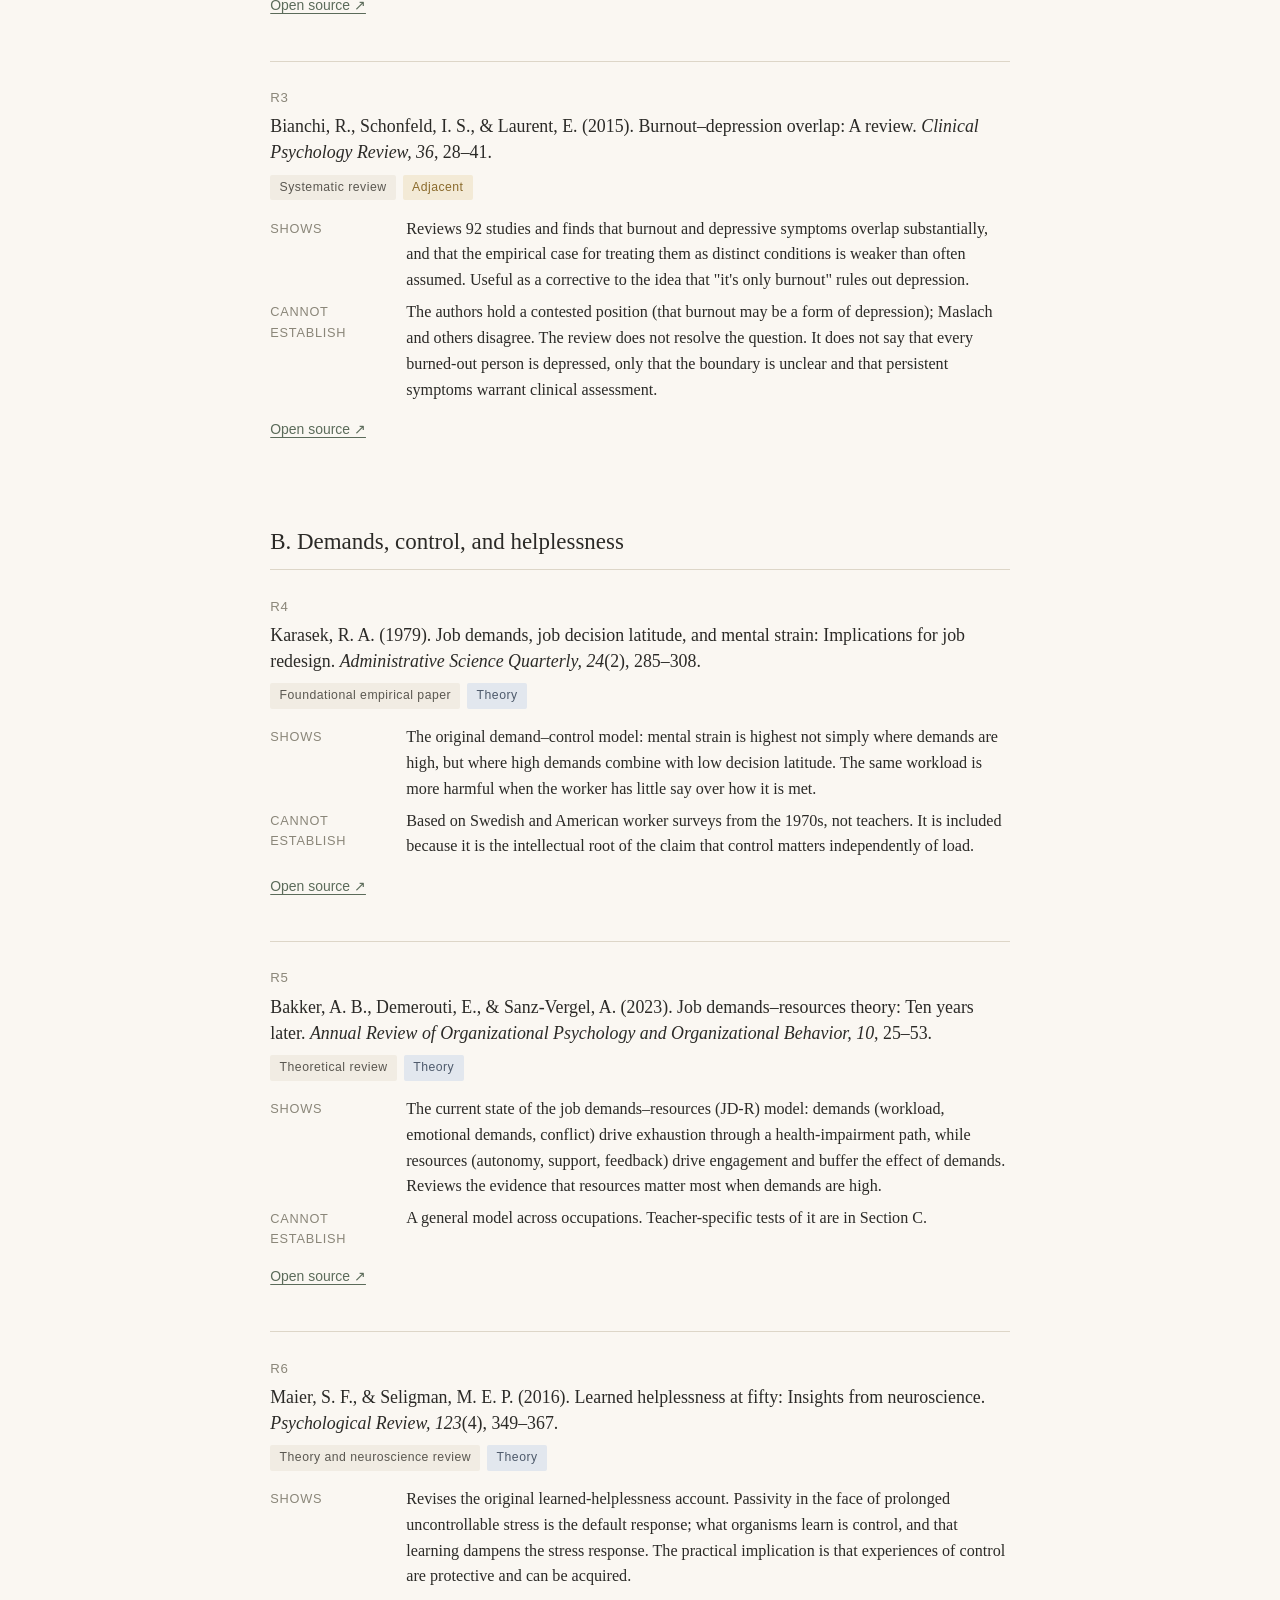
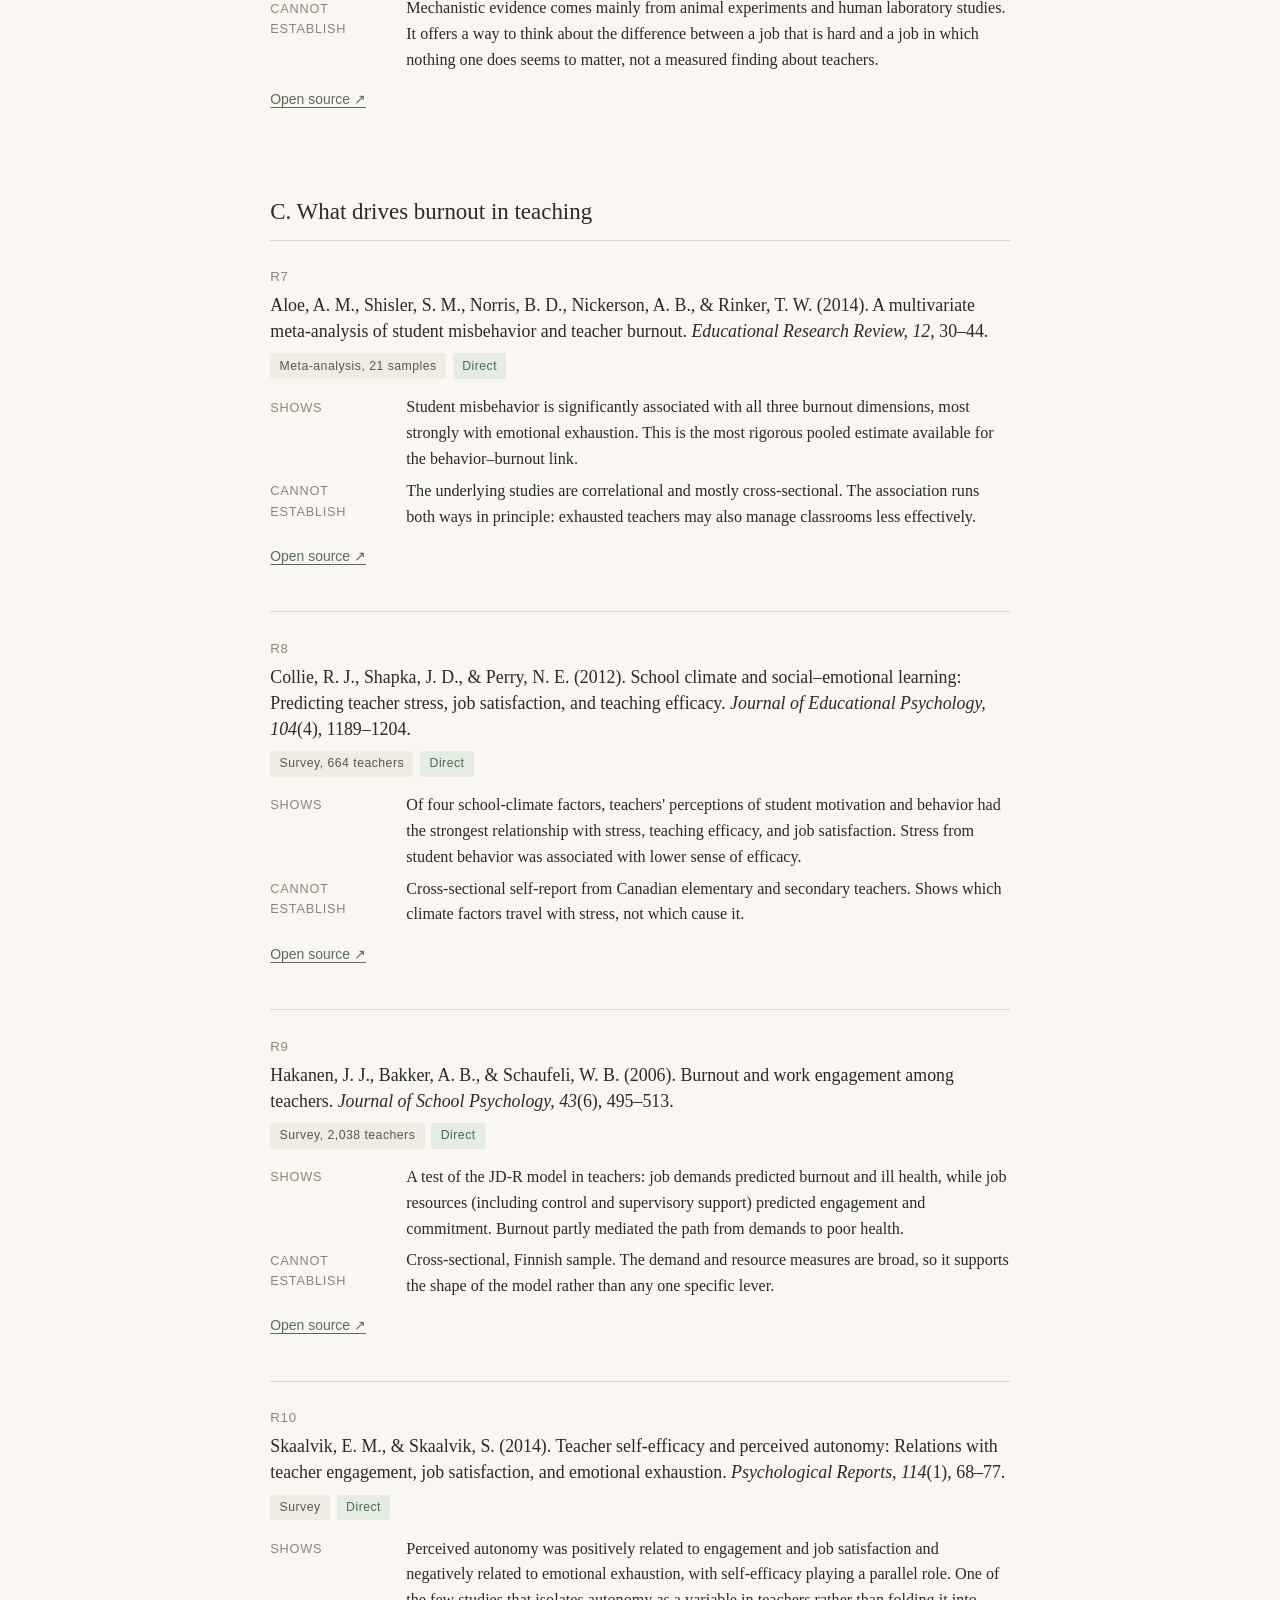
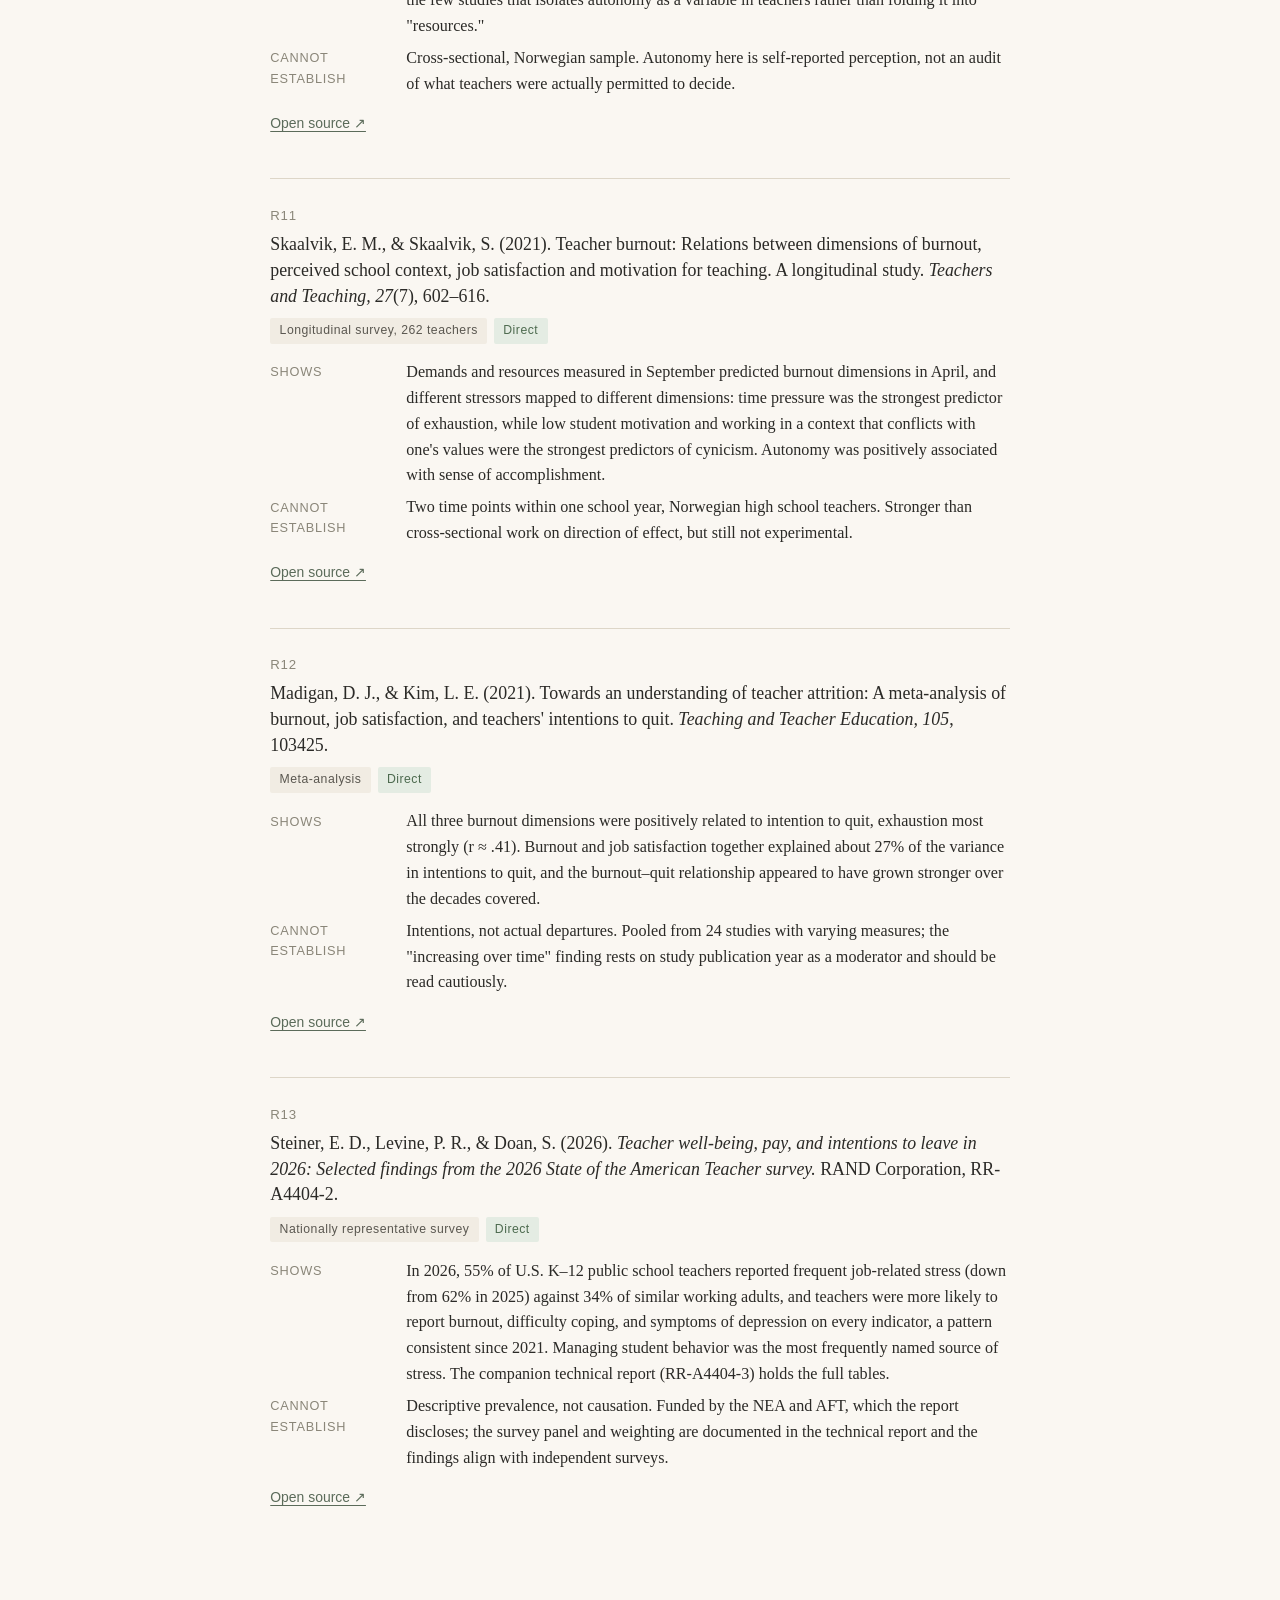
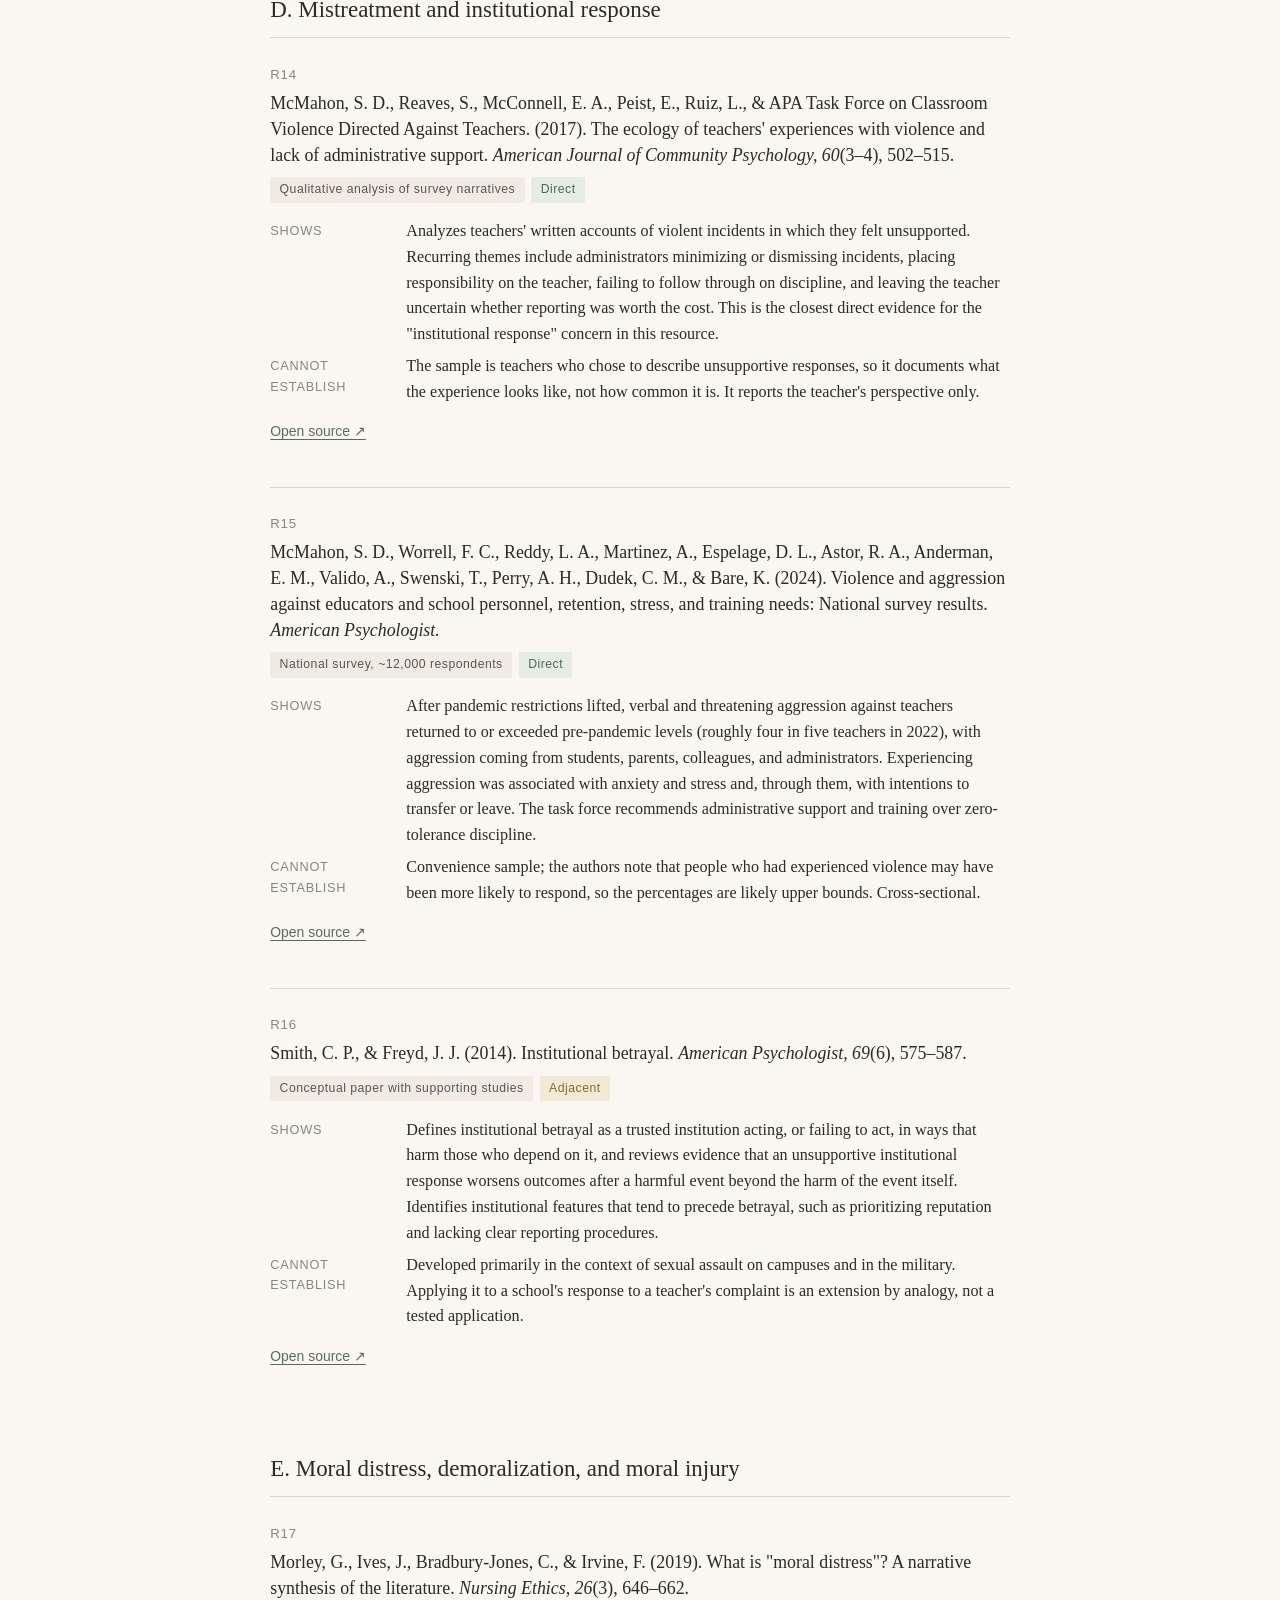
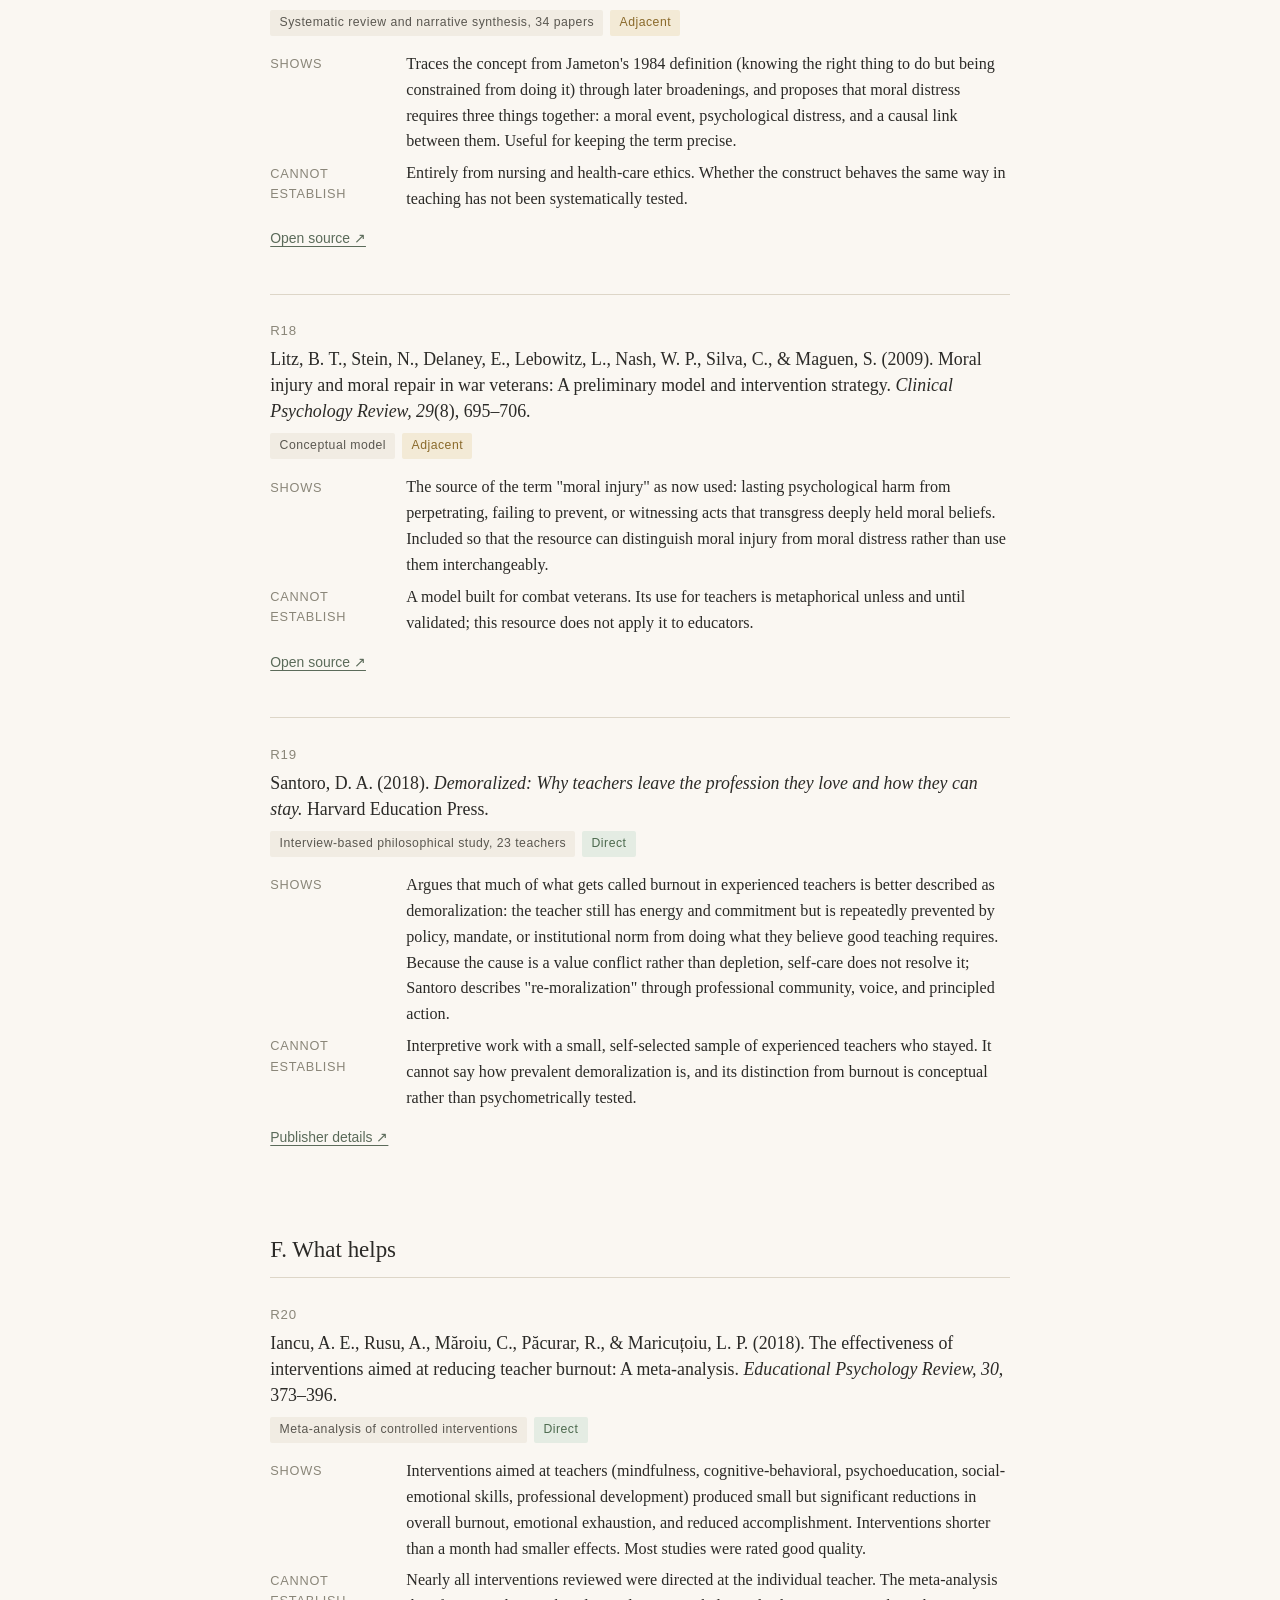
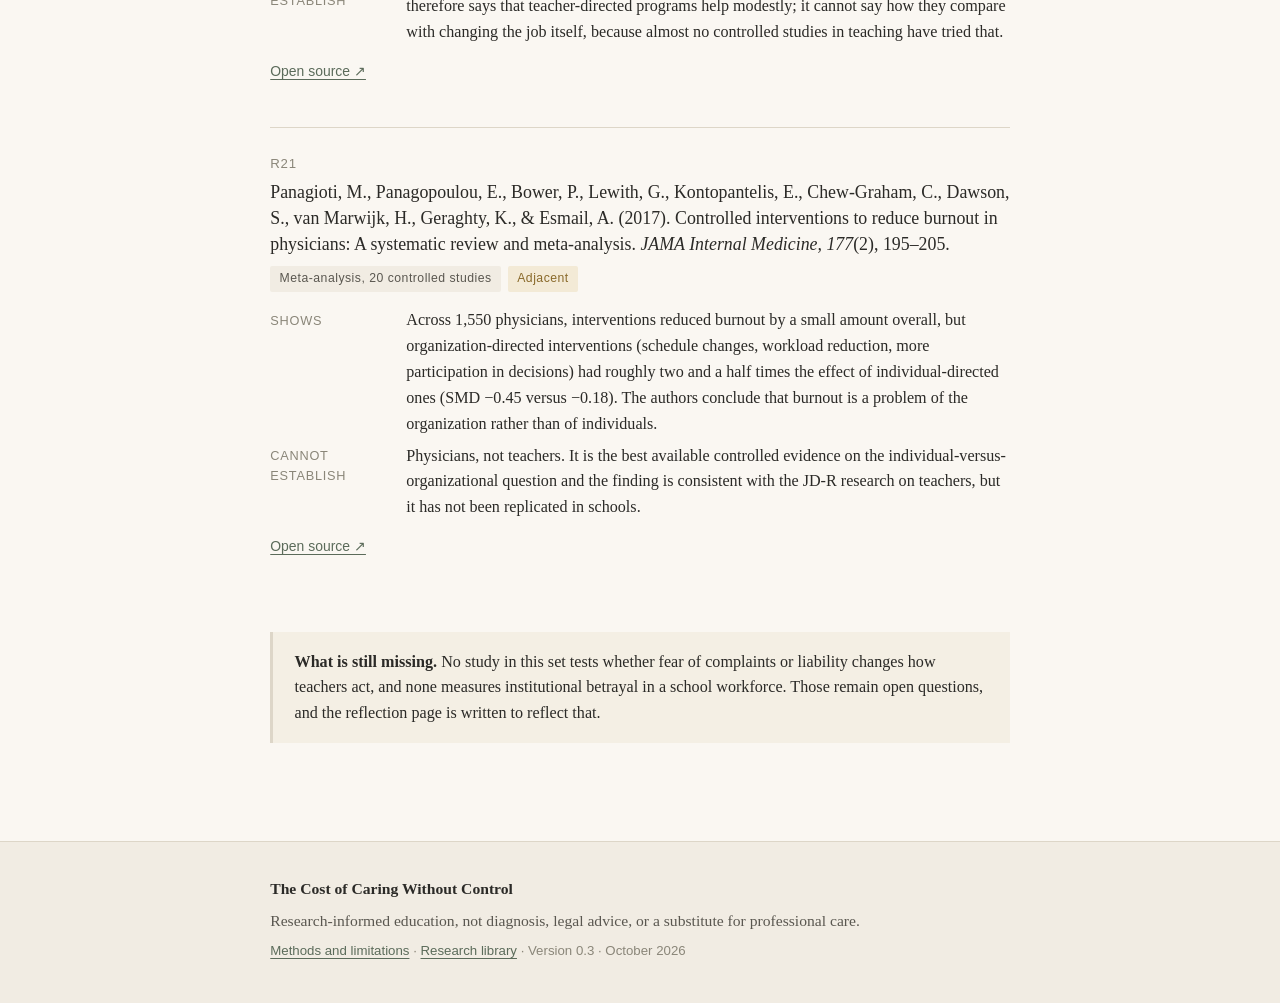
<file: research.html>
<!doctype html>
<html lang="en">
<head>
<meta charset="utf-8">
<meta name="viewport" content="width=device-width,initial-scale=1">
<meta name="description" content="Annotated research library on educator burnout, autonomy, moral distress, and institutional response, with evidence labels and scope notes.">
<title>Research library | The Cost of Caring Without Control</title>
<link rel="stylesheet" href="assets/styles.css">
</head>
<body>
<a class="skip" href="#content">Skip to content</a>
<header class="nav">
  <div class="nav-inner">
    <a class="brand" href="index.html">THE COST OF CARING<br>WITHOUT CONTROL</a>
    <nav aria-label="Main navigation" class="nav-links">
      <a href="index.html">The reflection</a>
      <a href="research.html" aria-current="page">Research library</a>
      <a href="methodology.html">Methods</a>
    </nav>
  </div>
</header>

<main id="content">
<div class="wrap">
<p class="crumb"><a href="index.html">Home</a> / Research library</p>

<header class="intro prose">
  <p class="eyebrow">Research guide · Public education</p>
  <h1>Research library</h1>
  <p class="lead">Every source the reflection draws on, with a note on what it shows, what it cannot establish, and how directly it applies to teachers.</p>
</header>

<article class="prose">

<p>This is a curated set, not a systematic review. Each entry carries a study type and an evidence label. The labels are the ones promised on the <a href="methodology.html">methods page</a>, applied consistently:</p>

<div class="legend">
  <span><span class="tag tag-direct">Direct</span> research on teachers, about the relationship being discussed</span>
  <span><span class="tag tag-adjacent">Adjacent</span> research from other occupations or on a related outcome</span>
  <span><span class="tag tag-theory">Theory</span> a framework or definition, not an empirical finding about teachers</span>
</div>

<nav class="lib-toc" aria-label="Library sections">
  <strong>Sections</strong>
  <ul>
    <li><a href="#sec-a">A. What burnout is and is not</a></li>
    <li><a href="#sec-b">B. Demands, control, and helplessness</a></li>
    <li><a href="#sec-c">C. What drives burnout in teaching</a></li>
    <li><a href="#sec-d">D. Mistreatment and institutional response</a></li>
    <li><a href="#sec-e">E. Moral distress, demoralization, moral injury</a></li>
    <li><a href="#sec-f">F. What helps</a></li>
  </ul>
</nav>

<!-- ============ A ============ -->
<h2 id="sec-a">A. What burnout is and is not</h2>

<section class="research" id="R1">
  <span class="id">R1</span>
  <h3>World Health Organization. (2019). <em>Burn-out an "occupational phenomenon": International Classification of Diseases.</em></h3>
  <p class="meta"><span class="tag">Classification statement</span><span class="tag tag-theory">Theory</span></p>
  <dl>
    <dt>Shows</dt><dd>ICD-11 describes burn-out as a syndrome resulting from chronic workplace stress that has not been successfully managed, with three dimensions: exhaustion, increased mental distance or negativism toward one's job, and reduced professional efficacy. It is classified as an occupational phenomenon, not a medical condition.</dd>
    <dt>Cannot establish</dt><dd>It is a definition, not a diagnostic instrument. It says nothing about prevalence, causes, or treatment, and it explicitly limits the term to the occupational context.</dd>
  </dl>
  <p class="link"><a href="https://www.who.int/news/item/28-05-2019-burn-out-an-occupational-phenomenon-international-classification-of-diseases" target="_blank" rel="noopener noreferrer">Open source ↗</a></p>
</section>

<section class="research" id="R2">
  <span class="id">R2</span>
  <h3>Maslach, C., &amp; Leiter, M. P. (2016). Understanding the burnout experience: Recent research and its implications for psychiatry. <em>World Psychiatry, 15</em>(2), 103–111.</h3>
  <p class="meta"><span class="tag">Narrative review</span><span class="tag tag-adjacent">Adjacent</span></p>
  <dl>
    <dt>Shows</dt><dd>Summarizes the three-dimension model (exhaustion, cynicism, inefficacy) and the "areas of worklife" framework, in which burnout tends to follow a mismatch between the person and the job in six areas: workload, control, reward, community, fairness, and values. Also distinguishes burnout from depression at the conceptual level.</dd>
    <dt>Cannot establish</dt><dd>Cross-occupational and written by the originators of the dominant model. It is a well-informed summary, not an independent test, and it does not report teacher-specific effect sizes.</dd>
  </dl>
  <p class="link"><a href="https://doi.org/10.1002/wps.20311" target="_blank" rel="noopener noreferrer">Open source ↗</a></p>
</section>

<section class="research" id="R3">
  <span class="id">R3</span>
  <h3>Bianchi, R., Schonfeld, I. S., &amp; Laurent, E. (2015). Burnout–depression overlap: A review. <em>Clinical Psychology Review, 36</em>, 28–41.</h3>
  <p class="meta"><span class="tag">Systematic review</span><span class="tag tag-adjacent">Adjacent</span></p>
  <dl>
    <dt>Shows</dt><dd>Reviews 92 studies and finds that burnout and depressive symptoms overlap substantially, and that the empirical case for treating them as distinct conditions is weaker than often assumed. Useful as a corrective to the idea that "it's only burnout" rules out depression.</dd>
    <dt>Cannot establish</dt><dd>The authors hold a contested position (that burnout may be a form of depression); Maslach and others disagree. The review does not resolve the question. It does not say that every burned-out person is depressed, only that the boundary is unclear and that persistent symptoms warrant clinical assessment.</dd>
  </dl>
  <p class="link"><a href="https://doi.org/10.1016/j.cpr.2015.01.004" target="_blank" rel="noopener noreferrer">Open source ↗</a></p>
</section>

<!-- ============ B ============ -->
<h2 id="sec-b">B. Demands, control, and helplessness</h2>

<section class="research" id="R4">
  <span class="id">R4</span>
  <h3>Karasek, R. A. (1979). Job demands, job decision latitude, and mental strain: Implications for job redesign. <em>Administrative Science Quarterly, 24</em>(2), 285–308.</h3>
  <p class="meta"><span class="tag">Foundational empirical paper</span><span class="tag tag-theory">Theory</span></p>
  <dl>
    <dt>Shows</dt><dd>The original demand–control model: mental strain is highest not simply where demands are high, but where high demands combine with low decision latitude. The same workload is more harmful when the worker has little say over how it is met.</dd>
    <dt>Cannot establish</dt><dd>Based on Swedish and American worker surveys from the 1970s, not teachers. It is included because it is the intellectual root of the claim that control matters independently of load.</dd>
  </dl>
  <p class="link"><a href="https://doi.org/10.2307/2392498" target="_blank" rel="noopener noreferrer">Open source ↗</a></p>
</section>

<section class="research" id="R5">
  <span class="id">R5</span>
  <h3>Bakker, A. B., Demerouti, E., &amp; Sanz-Vergel, A. (2023). Job demands–resources theory: Ten years later. <em>Annual Review of Organizational Psychology and Organizational Behavior, 10</em>, 25–53.</h3>
  <p class="meta"><span class="tag">Theoretical review</span><span class="tag tag-theory">Theory</span></p>
  <dl>
    <dt>Shows</dt><dd>The current state of the job demands–resources (JD-R) model: demands (workload, emotional demands, conflict) drive exhaustion through a health-impairment path, while resources (autonomy, support, feedback) drive engagement and buffer the effect of demands. Reviews the evidence that resources matter most when demands are high.</dd>
    <dt>Cannot establish</dt><dd>A general model across occupations. Teacher-specific tests of it are in Section C.</dd>
  </dl>
  <p class="link"><a href="https://doi.org/10.1146/annurev-orgpsych-120920-053933" target="_blank" rel="noopener noreferrer">Open source ↗</a></p>
</section>

<section class="research" id="R6">
  <span class="id">R6</span>
  <h3>Maier, S. F., &amp; Seligman, M. E. P. (2016). Learned helplessness at fifty: Insights from neuroscience. <em>Psychological Review, 123</em>(4), 349–367.</h3>
  <p class="meta"><span class="tag">Theory and neuroscience review</span><span class="tag tag-theory">Theory</span></p>
  <dl>
    <dt>Shows</dt><dd>Revises the original learned-helplessness account. Passivity in the face of prolonged uncontrollable stress is the default response; what organisms learn is control, and that learning dampens the stress response. The practical implication is that experiences of control are protective and can be acquired.</dd>
    <dt>Cannot establish</dt><dd>Mechanistic evidence comes mainly from animal experiments and human laboratory studies. It offers a way to think about the difference between a job that is hard and a job in which nothing one does seems to matter, not a measured finding about teachers.</dd>
  </dl>
  <p class="link"><a href="https://doi.org/10.1037/rev0000033" target="_blank" rel="noopener noreferrer">Open source ↗</a></p>
</section>

<!-- ============ C ============ -->
<h2 id="sec-c">C. What drives burnout in teaching</h2>

<section class="research" id="R7">
  <span class="id">R7</span>
  <h3>Aloe, A. M., Shisler, S. M., Norris, B. D., Nickerson, A. B., &amp; Rinker, T. W. (2014). A multivariate meta-analysis of student misbehavior and teacher burnout. <em>Educational Research Review, 12</em>, 30–44.</h3>
  <p class="meta"><span class="tag">Meta-analysis, 21 samples</span><span class="tag tag-direct">Direct</span></p>
  <dl>
    <dt>Shows</dt><dd>Student misbehavior is significantly associated with all three burnout dimensions, most strongly with emotional exhaustion. This is the most rigorous pooled estimate available for the behavior–burnout link.</dd>
    <dt>Cannot establish</dt><dd>The underlying studies are correlational and mostly cross-sectional. The association runs both ways in principle: exhausted teachers may also manage classrooms less effectively.</dd>
  </dl>
  <p class="link"><a href="https://doi.org/10.1016/j.edurev.2014.05.003" target="_blank" rel="noopener noreferrer">Open source ↗</a></p>
</section>

<section class="research" id="R8">
  <span class="id">R8</span>
  <h3>Collie, R. J., Shapka, J. D., &amp; Perry, N. E. (2012). School climate and social–emotional learning: Predicting teacher stress, job satisfaction, and teaching efficacy. <em>Journal of Educational Psychology, 104</em>(4), 1189–1204.</h3>
  <p class="meta"><span class="tag">Survey, 664 teachers</span><span class="tag tag-direct">Direct</span></p>
  <dl>
    <dt>Shows</dt><dd>Of four school-climate factors, teachers' perceptions of student motivation and behavior had the strongest relationship with stress, teaching efficacy, and job satisfaction. Stress from student behavior was associated with lower sense of efficacy.</dd>
    <dt>Cannot establish</dt><dd>Cross-sectional self-report from Canadian elementary and secondary teachers. Shows which climate factors travel with stress, not which cause it.</dd>
  </dl>
  <p class="link"><a href="https://doi.org/10.1037/a0029356" target="_blank" rel="noopener noreferrer">Open source ↗</a></p>
</section>

<section class="research" id="R9">
  <span class="id">R9</span>
  <h3>Hakanen, J. J., Bakker, A. B., &amp; Schaufeli, W. B. (2006). Burnout and work engagement among teachers. <em>Journal of School Psychology, 43</em>(6), 495–513.</h3>
  <p class="meta"><span class="tag">Survey, 2,038 teachers</span><span class="tag tag-direct">Direct</span></p>
  <dl>
    <dt>Shows</dt><dd>A test of the JD-R model in teachers: job demands predicted burnout and ill health, while job resources (including control and supervisory support) predicted engagement and commitment. Burnout partly mediated the path from demands to poor health.</dd>
    <dt>Cannot establish</dt><dd>Cross-sectional, Finnish sample. The demand and resource measures are broad, so it supports the shape of the model rather than any one specific lever.</dd>
  </dl>
  <p class="link"><a href="https://doi.org/10.1016/j.jsp.2005.11.001" target="_blank" rel="noopener noreferrer">Open source ↗</a></p>
</section>

<section class="research" id="R10">
  <span class="id">R10</span>
  <h3>Skaalvik, E. M., &amp; Skaalvik, S. (2014). Teacher self-efficacy and perceived autonomy: Relations with teacher engagement, job satisfaction, and emotional exhaustion. <em>Psychological Reports, 114</em>(1), 68–77.</h3>
  <p class="meta"><span class="tag">Survey</span><span class="tag tag-direct">Direct</span></p>
  <dl>
    <dt>Shows</dt><dd>Perceived autonomy was positively related to engagement and job satisfaction and negatively related to emotional exhaustion, with self-efficacy playing a parallel role. One of the few studies that isolates autonomy as a variable in teachers rather than folding it into "resources."</dd>
    <dt>Cannot establish</dt><dd>Cross-sectional, Norwegian sample. Autonomy here is self-reported perception, not an audit of what teachers were actually permitted to decide.</dd>
  </dl>
  <p class="link"><a href="https://doi.org/10.2466/14.02.PR0.114k14w0" target="_blank" rel="noopener noreferrer">Open source ↗</a></p>
</section>

<section class="research" id="R11">
  <span class="id">R11</span>
  <h3>Skaalvik, E. M., &amp; Skaalvik, S. (2021). Teacher burnout: Relations between dimensions of burnout, perceived school context, job satisfaction and motivation for teaching. A longitudinal study. <em>Teachers and Teaching, 27</em>(7), 602–616.</h3>
  <p class="meta"><span class="tag">Longitudinal survey, 262 teachers</span><span class="tag tag-direct">Direct</span></p>
  <dl>
    <dt>Shows</dt><dd>Demands and resources measured in September predicted burnout dimensions in April, and different stressors mapped to different dimensions: time pressure was the strongest predictor of exhaustion, while low student motivation and working in a context that conflicts with one's values were the strongest predictors of cynicism. Autonomy was positively associated with sense of accomplishment.</dd>
    <dt>Cannot establish</dt><dd>Two time points within one school year, Norwegian high school teachers. Stronger than cross-sectional work on direction of effect, but still not experimental.</dd>
  </dl>
  <p class="link"><a href="https://doi.org/10.1080/13540602.2021.1913404" target="_blank" rel="noopener noreferrer">Open source ↗</a></p>
</section>

<section class="research" id="R12">
  <span class="id">R12</span>
  <h3>Madigan, D. J., &amp; Kim, L. E. (2021). Towards an understanding of teacher attrition: A meta-analysis of burnout, job satisfaction, and teachers' intentions to quit. <em>Teaching and Teacher Education, 105</em>, 103425.</h3>
  <p class="meta"><span class="tag">Meta-analysis</span><span class="tag tag-direct">Direct</span></p>
  <dl>
    <dt>Shows</dt><dd>All three burnout dimensions were positively related to intention to quit, exhaustion most strongly (r ≈ .41). Burnout and job satisfaction together explained about 27% of the variance in intentions to quit, and the burnout–quit relationship appeared to have grown stronger over the decades covered.</dd>
    <dt>Cannot establish</dt><dd>Intentions, not actual departures. Pooled from 24 studies with varying measures; the "increasing over time" finding rests on study publication year as a moderator and should be read cautiously.</dd>
  </dl>
  <p class="link"><a href="https://doi.org/10.1016/j.tate.2021.103425" target="_blank" rel="noopener noreferrer">Open source ↗</a></p>
</section>

<section class="research" id="R13">
  <span class="id">R13</span>
  <h3>Steiner, E. D., Levine, P. R., &amp; Doan, S. (2026). <em>Teacher well-being, pay, and intentions to leave in 2026: Selected findings from the 2026 State of the American Teacher survey.</em> RAND Corporation, RR-A4404-2.</h3>
  <p class="meta"><span class="tag">Nationally representative survey</span><span class="tag tag-direct">Direct</span></p>
  <dl>
    <dt>Shows</dt><dd>In 2026, 55% of U.S. K–12 public school teachers reported frequent job-related stress (down from 62% in 2025) against 34% of similar working adults, and teachers were more likely to report burnout, difficulty coping, and symptoms of depression on every indicator, a pattern consistent since 2021. Managing student behavior was the most frequently named source of stress. The companion technical report (RR-A4404-3) holds the full tables.</dd>
    <dt>Cannot establish</dt><dd>Descriptive prevalence, not causation. Funded by the NEA and AFT, which the report discloses; the survey panel and weighting are documented in the technical report and the findings align with independent surveys.</dd>
  </dl>
  <p class="link"><a href="https://www.rand.org/pubs/research_reports/RRA4404-2.html" target="_blank" rel="noopener noreferrer">Open source ↗</a></p>
</section>

<!-- ============ D ============ -->
<h2 id="sec-d">D. Mistreatment and institutional response</h2>

<section class="research" id="R14">
  <span class="id">R14</span>
  <h3>McMahon, S. D., Reaves, S., McConnell, E. A., Peist, E., Ruiz, L., &amp; APA Task Force on Classroom Violence Directed Against Teachers. (2017). The ecology of teachers' experiences with violence and lack of administrative support. <em>American Journal of Community Psychology, 60</em>(3–4), 502–515.</h3>
  <p class="meta"><span class="tag">Qualitative analysis of survey narratives</span><span class="tag tag-direct">Direct</span></p>
  <dl>
    <dt>Shows</dt><dd>Analyzes teachers' written accounts of violent incidents in which they felt unsupported. Recurring themes include administrators minimizing or dismissing incidents, placing responsibility on the teacher, failing to follow through on discipline, and leaving the teacher uncertain whether reporting was worth the cost. This is the closest direct evidence for the "institutional response" concern in this resource.</dd>
    <dt>Cannot establish</dt><dd>The sample is teachers who chose to describe unsupportive responses, so it documents what the experience looks like, not how common it is. It reports the teacher's perspective only.</dd>
  </dl>
  <p class="link"><a href="https://doi.org/10.1002/ajcp.12202" target="_blank" rel="noopener noreferrer">Open source ↗</a></p>
</section>

<section class="research" id="R15">
  <span class="id">R15</span>
  <h3>McMahon, S. D., Worrell, F. C., Reddy, L. A., Martinez, A., Espelage, D. L., Astor, R. A., Anderman, E. M., Valido, A., Swenski, T., Perry, A. H., Dudek, C. M., &amp; Bare, K. (2024). Violence and aggression against educators and school personnel, retention, stress, and training needs: National survey results. <em>American Psychologist.</em></h3>
  <p class="meta"><span class="tag">National survey, ~12,000 respondents</span><span class="tag tag-direct">Direct</span></p>
  <dl>
    <dt>Shows</dt><dd>After pandemic restrictions lifted, verbal and threatening aggression against teachers returned to or exceeded pre-pandemic levels (roughly four in five teachers in 2022), with aggression coming from students, parents, colleagues, and administrators. Experiencing aggression was associated with anxiety and stress and, through them, with intentions to transfer or leave. The task force recommends administrative support and training over zero-tolerance discipline.</dd>
    <dt>Cannot establish</dt><dd>Convenience sample; the authors note that people who had experienced violence may have been more likely to respond, so the percentages are likely upper bounds. Cross-sectional.</dd>
  </dl>
  <p class="link"><a href="https://doi.org/10.1037/amp0001348" target="_blank" rel="noopener noreferrer">Open source ↗</a></p>
</section>

<section class="research" id="R16">
  <span class="id">R16</span>
  <h3>Smith, C. P., &amp; Freyd, J. J. (2014). Institutional betrayal. <em>American Psychologist, 69</em>(6), 575–587.</h3>
  <p class="meta"><span class="tag">Conceptual paper with supporting studies</span><span class="tag tag-adjacent">Adjacent</span></p>
  <dl>
    <dt>Shows</dt><dd>Defines institutional betrayal as a trusted institution acting, or failing to act, in ways that harm those who depend on it, and reviews evidence that an unsupportive institutional response worsens outcomes after a harmful event beyond the harm of the event itself. Identifies institutional features that tend to precede betrayal, such as prioritizing reputation and lacking clear reporting procedures.</dd>
    <dt>Cannot establish</dt><dd>Developed primarily in the context of sexual assault on campuses and in the military. Applying it to a school's response to a teacher's complaint is an extension by analogy, not a tested application.</dd>
  </dl>
  <p class="link"><a href="https://doi.org/10.1037/a0037564" target="_blank" rel="noopener noreferrer">Open source ↗</a></p>
</section>

<!-- ============ E ============ -->
<h2 id="sec-e">E. Moral distress, demoralization, and moral injury</h2>

<section class="research" id="R17">
  <span class="id">R17</span>
  <h3>Morley, G., Ives, J., Bradbury-Jones, C., &amp; Irvine, F. (2019). What is "moral distress"? A narrative synthesis of the literature. <em>Nursing Ethics, 26</em>(3), 646–662.</h3>
  <p class="meta"><span class="tag">Systematic review and narrative synthesis, 34 papers</span><span class="tag tag-adjacent">Adjacent</span></p>
  <dl>
    <dt>Shows</dt><dd>Traces the concept from Jameton's 1984 definition (knowing the right thing to do but being constrained from doing it) through later broadenings, and proposes that moral distress requires three things together: a moral event, psychological distress, and a causal link between them. Useful for keeping the term precise.</dd>
    <dt>Cannot establish</dt><dd>Entirely from nursing and health-care ethics. Whether the construct behaves the same way in teaching has not been systematically tested.</dd>
  </dl>
  <p class="link"><a href="https://doi.org/10.1177/0969733017724354" target="_blank" rel="noopener noreferrer">Open source ↗</a></p>
</section>

<section class="research" id="R18">
  <span class="id">R18</span>
  <h3>Litz, B. T., Stein, N., Delaney, E., Lebowitz, L., Nash, W. P., Silva, C., &amp; Maguen, S. (2009). Moral injury and moral repair in war veterans: A preliminary model and intervention strategy. <em>Clinical Psychology Review, 29</em>(8), 695–706.</h3>
  <p class="meta"><span class="tag">Conceptual model</span><span class="tag tag-adjacent">Adjacent</span></p>
  <dl>
    <dt>Shows</dt><dd>The source of the term "moral injury" as now used: lasting psychological harm from perpetrating, failing to prevent, or witnessing acts that transgress deeply held moral beliefs. Included so that the resource can distinguish moral injury from moral distress rather than use them interchangeably.</dd>
    <dt>Cannot establish</dt><dd>A model built for combat veterans. Its use for teachers is metaphorical unless and until validated; this resource does not apply it to educators.</dd>
  </dl>
  <p class="link"><a href="https://doi.org/10.1016/j.cpr.2009.07.003" target="_blank" rel="noopener noreferrer">Open source ↗</a></p>
</section>

<section class="research" id="R19">
  <span class="id">R19</span>
  <h3>Santoro, D. A. (2018). <em>Demoralized: Why teachers leave the profession they love and how they can stay.</em> Harvard Education Press.</h3>
  <p class="meta"><span class="tag">Interview-based philosophical study, 23 teachers</span><span class="tag tag-direct">Direct</span></p>
  <dl>
    <dt>Shows</dt><dd>Argues that much of what gets called burnout in experienced teachers is better described as demoralization: the teacher still has energy and commitment but is repeatedly prevented by policy, mandate, or institutional norm from doing what they believe good teaching requires. Because the cause is a value conflict rather than depletion, self-care does not resolve it; Santoro describes "re-moralization" through professional community, voice, and principled action.</dd>
    <dt>Cannot establish</dt><dd>Interpretive work with a small, self-selected sample of experienced teachers who stayed. It cannot say how prevalent demoralization is, and its distinction from burnout is conceptual rather than psychometrically tested.</dd>
  </dl>
  <p class="link"><a href="https://books.bowdoin.edu/book/demoralized-teachers-leave-profession-love-can-stay/" target="_blank" rel="noopener noreferrer">Publisher details ↗</a></p>
</section>

<!-- ============ F ============ -->
<h2 id="sec-f">F. What helps</h2>

<section class="research" id="R20">
  <span class="id">R20</span>
  <h3>Iancu, A. E., Rusu, A., Măroiu, C., Păcurar, R., &amp; Maricuțoiu, L. P. (2018). The effectiveness of interventions aimed at reducing teacher burnout: A meta-analysis. <em>Educational Psychology Review, 30</em>, 373–396.</h3>
  <p class="meta"><span class="tag">Meta-analysis of controlled interventions</span><span class="tag tag-direct">Direct</span></p>
  <dl>
    <dt>Shows</dt><dd>Interventions aimed at teachers (mindfulness, cognitive-behavioral, psychoeducation, social-emotional skills, professional development) produced small but significant reductions in overall burnout, emotional exhaustion, and reduced accomplishment. Interventions shorter than a month had smaller effects. Most studies were rated good quality.</dd>
    <dt>Cannot establish</dt><dd>Nearly all interventions reviewed were directed at the individual teacher. The meta-analysis therefore says that teacher-directed programs help modestly; it cannot say how they compare with changing the job itself, because almost no controlled studies in teaching have tried that.</dd>
  </dl>
  <p class="link"><a href="https://doi.org/10.1007/s10648-017-9420-8" target="_blank" rel="noopener noreferrer">Open source ↗</a></p>
</section>

<section class="research" id="R21">
  <span class="id">R21</span>
  <h3>Panagioti, M., Panagopoulou, E., Bower, P., Lewith, G., Kontopantelis, E., Chew-Graham, C., Dawson, S., van Marwijk, H., Geraghty, K., &amp; Esmail, A. (2017). Controlled interventions to reduce burnout in physicians: A systematic review and meta-analysis. <em>JAMA Internal Medicine, 177</em>(2), 195–205.</h3>
  <p class="meta"><span class="tag">Meta-analysis, 20 controlled studies</span><span class="tag tag-adjacent">Adjacent</span></p>
  <dl>
    <dt>Shows</dt><dd>Across 1,550 physicians, interventions reduced burnout by a small amount overall, but organization-directed interventions (schedule changes, workload reduction, more participation in decisions) had roughly two and a half times the effect of individual-directed ones (SMD −0.45 versus −0.18). The authors conclude that burnout is a problem of the organization rather than of individuals.</dd>
    <dt>Cannot establish</dt><dd>Physicians, not teachers. It is the best available controlled evidence on the individual-versus-organizational question and the finding is consistent with the JD-R research on teachers, but it has not been replicated in schools.</dd>
  </dl>
  <p class="link"><a href="https://doi.org/10.1001/jamainternmed.2016.7674" target="_blank" rel="noopener noreferrer">Open source ↗</a></p>
</section>

<div class="note"><strong>What is still missing.</strong> No study in this set tests whether fear of complaints or liability changes how teachers act, and none measures institutional betrayal in a school workforce. Those remain open questions, and the reflection page is written to reflect that.</div>

</article>
</div>
</main>

<footer class="footer">
  <div class="wrap">
    <strong>The Cost of Caring Without Control</strong>
    <p>Research-informed education, not diagnosis, legal advice, or a substitute for professional care.</p>
    <p class="small"><a href="methodology.html">Methods and limitations</a> · <a href="research.html">Research library</a> · Version 0.3 · October 2026</p>
  </div>
</footer>
</body>
</html>
</file>
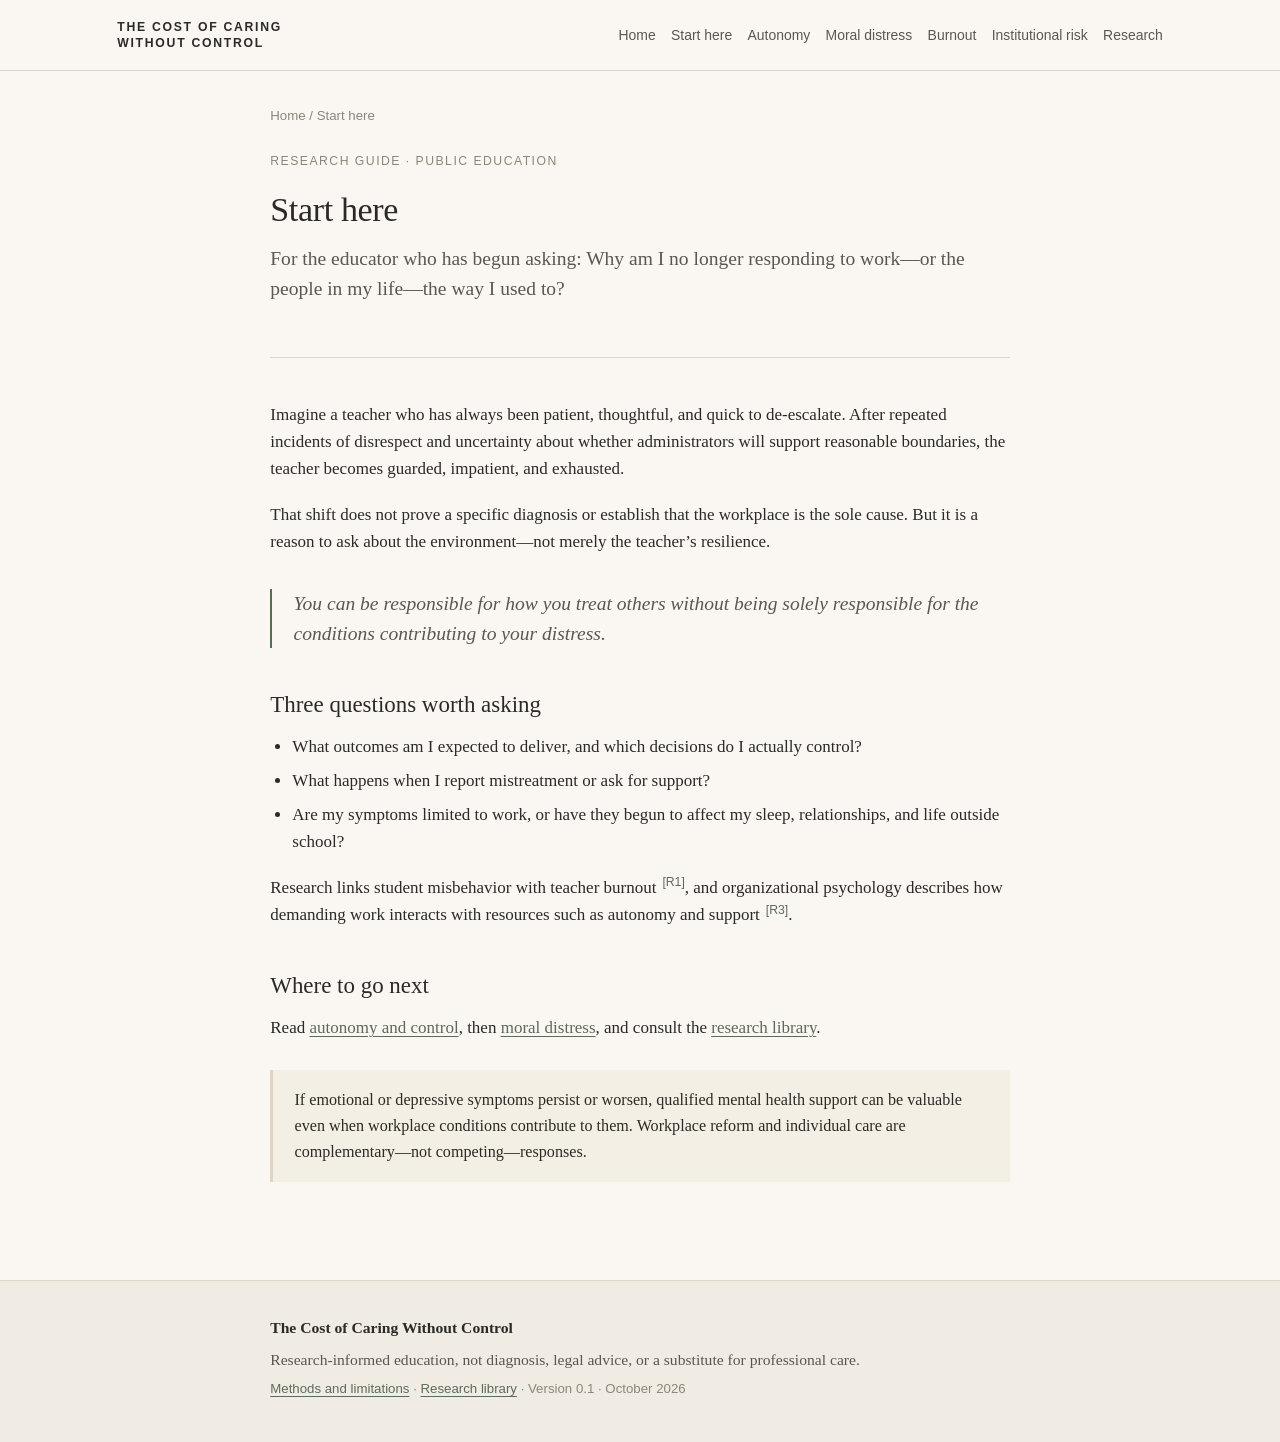
<file: start-here.html>
<!doctype html><html lang="en"><head><meta charset="utf-8"><meta name="viewport" content="width=device-width,initial-scale=1"><meta name="description" content="Research-based explanations of educator autonomy, institutional risk, moral distress, and burnout."><title>Start here | The Cost of Caring Without Control</title><link rel="stylesheet" href="assets/styles.css"></head><body><a class="skip" href="#content">Skip to content</a><header class="nav"><div class="nav-inner"><a class="brand" href="index.html">THE COST OF CARING<br>WITHOUT CONTROL</a><nav aria-label="Main navigation" class="nav-links"><a href="index.html">Home</a><a href="start-here.html">Start here</a><a href="autonomy.html">Autonomy</a><a href="moral-distress.html">Moral distress</a><a href="burnout.html">Burnout</a><a href="institutional-risk.html">Institutional risk</a><a href="research.html">Research</a></nav></div></header><main id="content"><div class="wrap"><p class="crumb"><a href="index.html">Home</a> / Start here</p><header class="intro prose"><p class="eyebrow">Research guide · Public education</p><h1>Start here</h1><p class="lead">For the educator who has begun asking: Why am I no longer responding to work—or the people in my life—the way I used to?</p></header><article class="prose"><p>Imagine a teacher who has always been patient, thoughtful, and quick to de-escalate. After repeated incidents of disrespect and uncertainty about whether administrators will support reasonable boundaries, the teacher becomes guarded, impatient, and exhausted.</p><p>That shift does not prove a specific diagnosis or establish that the workplace is the sole cause. But it is a reason to ask about the environment—not merely the teacher’s resilience.</p><blockquote class="quote">You can be responsible for how you treat others without being solely responsible for the conditions contributing to your distress.</blockquote><h2>Three questions worth asking</h2><ul><li>What outcomes am I expected to deliver, and which decisions do I actually control?</li><li>What happens when I report mistreatment or ask for support?</li><li>Are my symptoms limited to work, or have they begun to affect my sleep, relationships, and life outside school?</li></ul><p>Research links student misbehavior with teacher burnout <a class="cite" href="research.html#R1">[R1]</a>, and organizational psychology describes how demanding work interacts with resources such as autonomy and support <a class="cite" href="research.html#R3">[R3]</a>.</p><h2>Where to go next</h2><p>Read <a href="autonomy.html">autonomy and control</a>, then <a href="moral-distress.html">moral distress</a>, and consult the <a href="research.html">research library</a>.</p><div class="note">If emotional or depressive symptoms persist or worsen, qualified mental health support can be valuable even when workplace conditions contribute to them. Workplace reform and individual care are complementary—not competing—responses.</div></article></div></main><footer class="footer"><div class="wrap"><strong>The Cost of Caring Without Control</strong><p>Research-informed education, not diagnosis, legal advice, or a substitute for professional care.</p><p class="small"><a href="methodology.html">Methods and limitations</a> · <a href="research.html">Research library</a> · Version 0.1 · October 2026</p></div></footer></body></html>
</file>
<file: assets/styles.css>
/* The Cost of Caring Without Control
   Stylesheet v0.2. No build step, no external dependencies. */

:root {
  --paper: #faf7f2;
  --paper-deep: #f1ece3;
  --ink: #2b2a27;
  --ink-soft: #5a5750;
  --ink-faint: #8a8679;
  --rule: #ddd6c8;
  --accent: #5b6b5a;        /* muted moss, used for links and primary actions */
  --accent-deep: #3f4b3e;
  --direct: #4d6a4f;        /* evidence labels */
  --direct-bg: #e4ece3;
  --adjacent: #8a6a2b;
  --adjacent-bg: #f3ead6;
  --theory: #4e5a6b;
  --theory-bg: #e2e7ee;
  --note-bg: #f4efe4;
  --max: 46rem;
  --serif: "Charter", "Iowan Old Style", "Source Serif Pro", "Palatino Linotype", Georgia, serif;
  --sans: -apple-system, BlinkMacSystemFont, "Segoe UI", "Helvetica Neue", Helvetica, Arial, sans-serif;
}

* { box-sizing: border-box; }

html { font-size: 17px; }

body {
  margin: 0;
  background: var(--paper);
  color: var(--ink);
  font-family: var(--serif);
  line-height: 1.6;
  -webkit-font-smoothing: antialiased;
}

a { color: var(--accent); text-decoration-thickness: 1px; text-underline-offset: 3px; }
a:hover { color: var(--accent-deep); }

.skip {
  position: absolute; left: -999px; top: 0;
  background: var(--ink); color: var(--paper); padding: .5rem 1rem;
}
.skip:focus { left: 1rem; top: 1rem; z-index: 10; }

/* ---------- Header ---------- */

.nav {
  border-bottom: 1px solid var(--rule);
  background: var(--paper);
}
.nav-inner {
  max-width: 64rem; margin: 0 auto; padding: 1.1rem 1.25rem;
  display: flex; align-items: center; justify-content: space-between; gap: 1.5rem; flex-wrap: wrap;
}
.brand {
  font-family: var(--sans); font-size: .72rem; letter-spacing: .14em;
  line-height: 1.35; text-decoration: none; color: var(--ink); font-weight: 600;
}
.nav-links { display: flex; flex-wrap: wrap; gap: .25rem .9rem; }
.nav-links a {
  font-family: var(--sans); font-size: .82rem; text-decoration: none; color: var(--ink-soft);
  padding: .2rem 0; border-bottom: 1px solid transparent;
}
.nav-links a:hover, .nav-links a[aria-current="page"] { color: var(--ink); border-bottom-color: var(--ink); }

/* ---------- Layout ---------- */

.wrap { max-width: var(--max); margin: 0 auto; padding: 0 1.25rem; }
main { padding: 2rem 0 4rem; }

.crumb { font-family: var(--sans); font-size: .78rem; color: var(--ink-faint); margin: 0 0 1.5rem; }
.crumb a { color: var(--ink-faint); text-decoration: none; }
.crumb a:hover { color: var(--ink); }

.intro { margin-bottom: 2.5rem; padding-bottom: 2rem; border-bottom: 1px solid var(--rule); }

.eyebrow {
  font-family: var(--sans); font-size: .72rem; letter-spacing: .12em; text-transform: uppercase;
  color: var(--ink-faint); margin: 0 0 .75rem;
}

h1 { font-size: 2rem; line-height: 1.2; font-weight: 500; letter-spacing: -.01em; margin: 0 0 .75rem; }
h2 { font-size: 1.35rem; line-height: 1.3; font-weight: 500; margin: 2.5rem 0 .75rem; }
h3 { font-size: 1.05rem; line-height: 1.4; font-weight: 600; margin: 1.5rem 0 .5rem; }

.lead { font-size: 1.15rem; line-height: 1.55; color: var(--ink-soft); margin: 0; }

.prose p { margin: 0 0 1.1rem; }
.prose ul, .prose ol { padding-left: 1.3rem; margin: 0 0 1.1rem; }
.prose li { margin-bottom: .4rem; }
.prose em { font-style: italic; }

.cite {
  font-family: var(--sans); font-size: .72rem; vertical-align: super; line-height: 0;
  text-decoration: none; color: var(--accent); margin-left: .1rem;
}

.quote {
  margin: 2rem 0; padding: 0 0 0 1.25rem; border-left: 2px solid var(--accent);
  font-size: 1.15rem; line-height: 1.5; color: var(--ink-soft); font-style: italic;
}

.note {
  background: var(--note-bg); border-left: 3px solid var(--rule);
  padding: 1rem 1.25rem; margin: 1.75rem 0; font-size: .95rem;
}
.note strong { font-weight: 600; }

/* ---------- Home ---------- */

.hero { padding: 1rem 0 2rem; }
.hero h1 { font-size: 2.2rem; max-width: 36rem; }
.hero .lead { max-width: 34rem; margin-bottom: 1.75rem; }

.button {
  display: inline-block; font-family: var(--sans); font-size: .88rem; font-weight: 500;
  text-decoration: none; padding: .65rem 1.1rem; border-radius: 3px;
  background: var(--accent); color: var(--paper); margin: 0 .6rem .6rem 0;
}
.button:hover { background: var(--accent-deep); color: var(--paper); }
.button.secondary { background: transparent; color: var(--accent); border: 1px solid var(--accent); }
.button.secondary:hover { background: var(--paper-deep); }

.section { padding: 1.5rem 0; }
.section + .section { border-top: 1px solid var(--rule); }

.cards {
  display: grid; grid-template-columns: repeat(auto-fill, minmax(14rem, 1fr));
  gap: 1rem; margin: 1.5rem 0;
}
.card {
  background: #fff; border: 1px solid var(--rule); border-radius: 4px; padding: 1.1rem 1.2rem;
  display: flex; flex-direction: column;
}
.card h3 { margin: 0 0 .5rem; font-size: 1rem; }
.card p { margin: 0 0 .75rem; font-size: .92rem; color: var(--ink-soft); flex: 1; }
.card a { font-family: var(--sans); font-size: .82rem; text-decoration: none; }

/* ---------- Research library ---------- */

.lib-toc {
  font-family: var(--sans); font-size: .85rem; margin: 0 0 2.5rem; padding: 1rem 1.25rem;
  background: var(--paper-deep); border-radius: 4px;
}
.lib-toc ul { list-style: none; padding: 0; margin: .5rem 0 0; columns: 2; column-gap: 2rem; }
.lib-toc li { margin: 0 0 .35rem; break-inside: avoid; }
.lib-toc a { text-decoration: none; }

.legend { display: flex; flex-wrap: wrap; gap: .5rem 1.25rem; margin: 1rem 0 2rem; font-family: var(--sans); font-size: .82rem; color: var(--ink-soft); }
.legend span { display: inline-flex; align-items: center; gap: .4rem; }

.research {
  padding: 1.5rem 0; border-top: 1px solid var(--rule);
  scroll-margin-top: 1.5rem;
}
.research h3 { margin: 0 0 .5rem; font-weight: 500; font-size: 1.05rem; line-height: 1.45; }
.research .id {
  font-family: var(--sans); font-size: .78rem; color: var(--ink-faint); letter-spacing: .06em;
  display: block; margin-bottom: .35rem;
}
.research .meta { margin: 0 0 .9rem; display: flex; flex-wrap: wrap; gap: .4rem; }
.research dl { margin: 0 0 .9rem; display: grid; grid-template-columns: 7rem 1fr; gap: .35rem 1rem; font-size: .95rem; }
.research dt { font-family: var(--sans); font-size: .75rem; letter-spacing: .06em; text-transform: uppercase; color: var(--ink-faint); padding-top: .2rem; }
.research dd { margin: 0; }
.research .link { font-family: var(--sans); font-size: .82rem; }

.tag {
  display: inline-block; font-family: var(--sans); font-size: .72rem; letter-spacing: .04em;
  padding: .18rem .55rem; border-radius: 2px; background: var(--paper-deep); color: var(--ink-soft);
}
.tag-direct   { background: var(--direct-bg);   color: var(--direct); }
.tag-adjacent { background: var(--adjacent-bg); color: var(--adjacent); }
.tag-theory   { background: var(--theory-bg);   color: var(--theory); }

/* ---------- Footer ---------- */

.footer {
  border-top: 1px solid var(--rule); background: var(--paper-deep);
  padding: 2rem 0 2.5rem; font-size: .92rem; color: var(--ink-soft);
}
.footer strong { color: var(--ink); font-weight: 600; }
.footer p { margin: .4rem 0 0; }
.footer .small { font-family: var(--sans); font-size: .78rem; color: var(--ink-faint); }

/* ---------- Small screens ---------- */

@media (max-width: 640px) {
  html { font-size: 16px; }
  h1, .hero h1 { font-size: 1.7rem; }
  .lib-toc ul { columns: 1; }
  .research dl { grid-template-columns: 1fr; gap: .15rem; }
  .research dt { padding-top: .5rem; }
}

@media print {
  .nav, .footer, .skip, .button { display: none; }
  body { background: #fff; color: #000; }
  a { color: #000; }
}

/* ---------- Reflection page (v0.3) ---------- */

.howto { padding-bottom: 1rem; border-bottom: 1px solid var(--rule); margin-bottom: 1rem; }
.small-note { font-family: var(--sans); font-size: .82rem; color: var(--ink-faint); }

h2.part {
  margin: 3.5rem 0 1rem; padding-top: 1.5rem; border-top: 2px solid var(--ink);
  font-size: 1.6rem; font-weight: 500;
}
h2.part .part-label {
  display: block; font-family: var(--sans); font-size: .72rem; letter-spacing: .14em;
  text-transform: uppercase; color: var(--ink-faint); margin-bottom: .4rem; font-weight: 500;
}

.step { padding: 1.5rem 0 1rem; }
.step + .step { border-top: 1px solid var(--rule); }
.step h3 { font-size: 1.25rem; font-weight: 500; line-height: 1.35; margin: 0 0 .9rem; }
.step.bridge { background: var(--paper-deep); margin: 1.5rem -1.25rem 0; padding: 1.5rem 1.25rem 1rem; border-radius: 4px; border-top: none; }
.step.closing { border-top: none; padding-top: .5rem; }

.checks {
  border: 1px solid var(--rule); border-radius: 4px; background: #fff;
  padding: .9rem 1.1rem 1rem; margin: 1.25rem 0 .5rem;
}
.checks legend {
  font-family: var(--sans); font-size: .72rem; letter-spacing: .1em; text-transform: uppercase;
  color: var(--ink-faint); padding: 0 .4rem;
}
.checks label {
  display: grid; grid-template-columns: 1.1rem 1fr; gap: .7rem; align-items: start;
  padding: .5rem 0; font-size: .98rem; line-height: 1.5; cursor: pointer;
}
.checks label + label { border-top: 1px solid var(--paper-deep); }
.checks input { width: 1.1rem; height: 1.1rem; margin: .25rem 0 0; accent-color: var(--accent); cursor: pointer; }
.checks label:has(input:checked) { color: var(--ink); }
.checks label:has(input:checked)::after { content: ''; }

.result { border-top: none; }
.meters { display: grid; grid-template-columns: 1fr 1fr; gap: 1.25rem; margin: .5rem 0 1.5rem; }
.meter { background: #fff; border: 1px solid var(--rule); border-radius: 4px; padding: 1rem 1.1rem; }
.meter-head { display: flex; justify-content: space-between; align-items: baseline; font-family: var(--sans); font-size: .85rem; color: var(--ink-soft); margin-bottom: .6rem; }
.meter-head strong { font-size: 1rem; color: var(--ink); }
.bar { height: .5rem; background: var(--paper-deep); border-radius: 999px; overflow: hidden; }
.fill { height: 100%; width: 0; background: var(--accent); border-radius: 999px; transition: width .25s ease; }
.meter-note { font-size: .92rem; color: var(--ink-soft); margin: .75rem 0 0; }

.reading { padding: 1.25rem 1.4rem; border-left: 3px solid var(--accent); background: var(--note-bg); margin: 0 0 1rem; }
.reading .eyebrow { margin-bottom: .3rem; }
.verdict { font-size: 1.45rem; line-height: 1.3; margin: 0 0 .75rem; font-weight: 500; }
.verdict.v0 { color: var(--direct); }
.verdict.v1 { color: var(--adjacent); }
.verdict.v2 { color: #7a4a3a; }
.reading p { margin: 0 0 .6rem; }
.reading .cross { font-size: .95rem; color: var(--ink-soft); }
.reading .cross:empty, #reading-text:empty { display: none; }

button.button { font: inherit; font-family: var(--sans); font-size: .85rem; cursor: pointer; }

@media (max-width: 640px) {
  .meters { grid-template-columns: 1fr; }
  .step.bridge { margin-left: -1.25rem; margin-right: -1.25rem; border-radius: 0; }
  h2.part { font-size: 1.4rem; }
}

@media print {
  .checks { break-inside: avoid; }
  .result button { display: none; }
  .fill { background: #000; }
}
</file>
